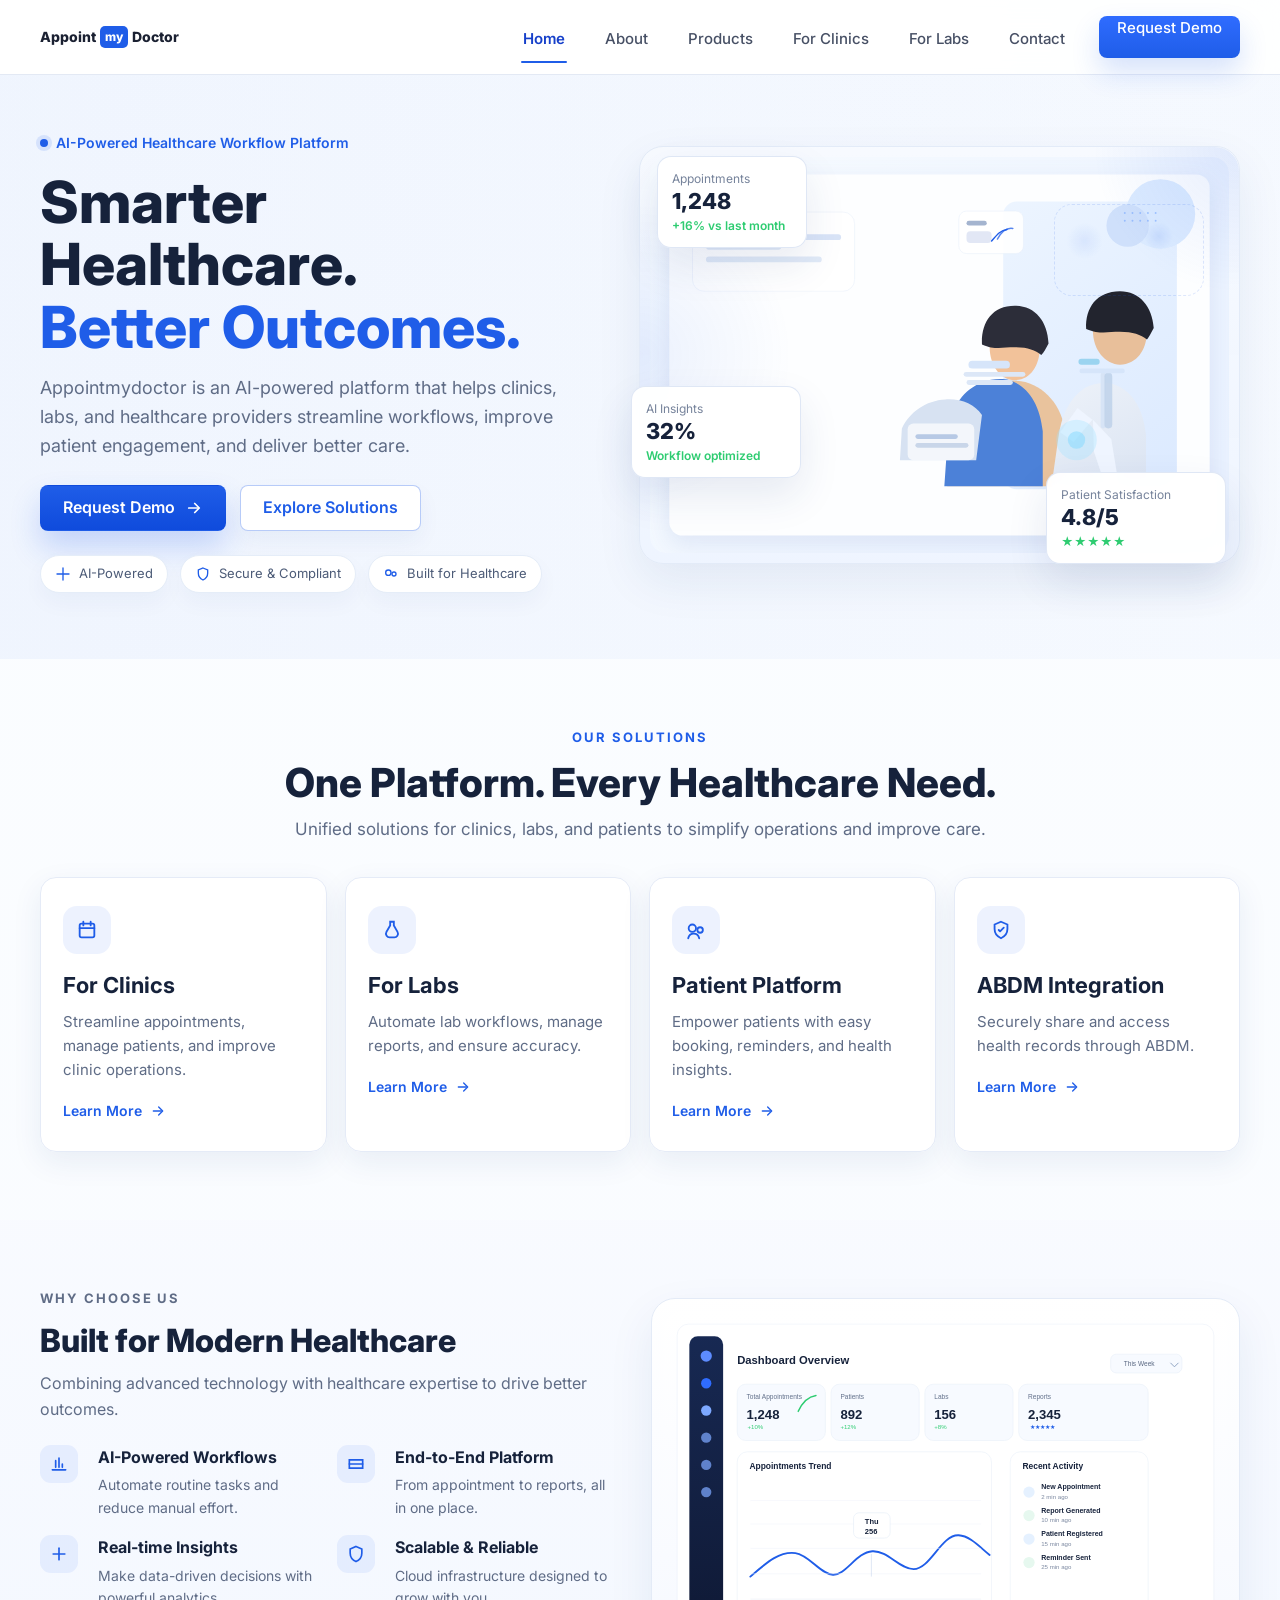
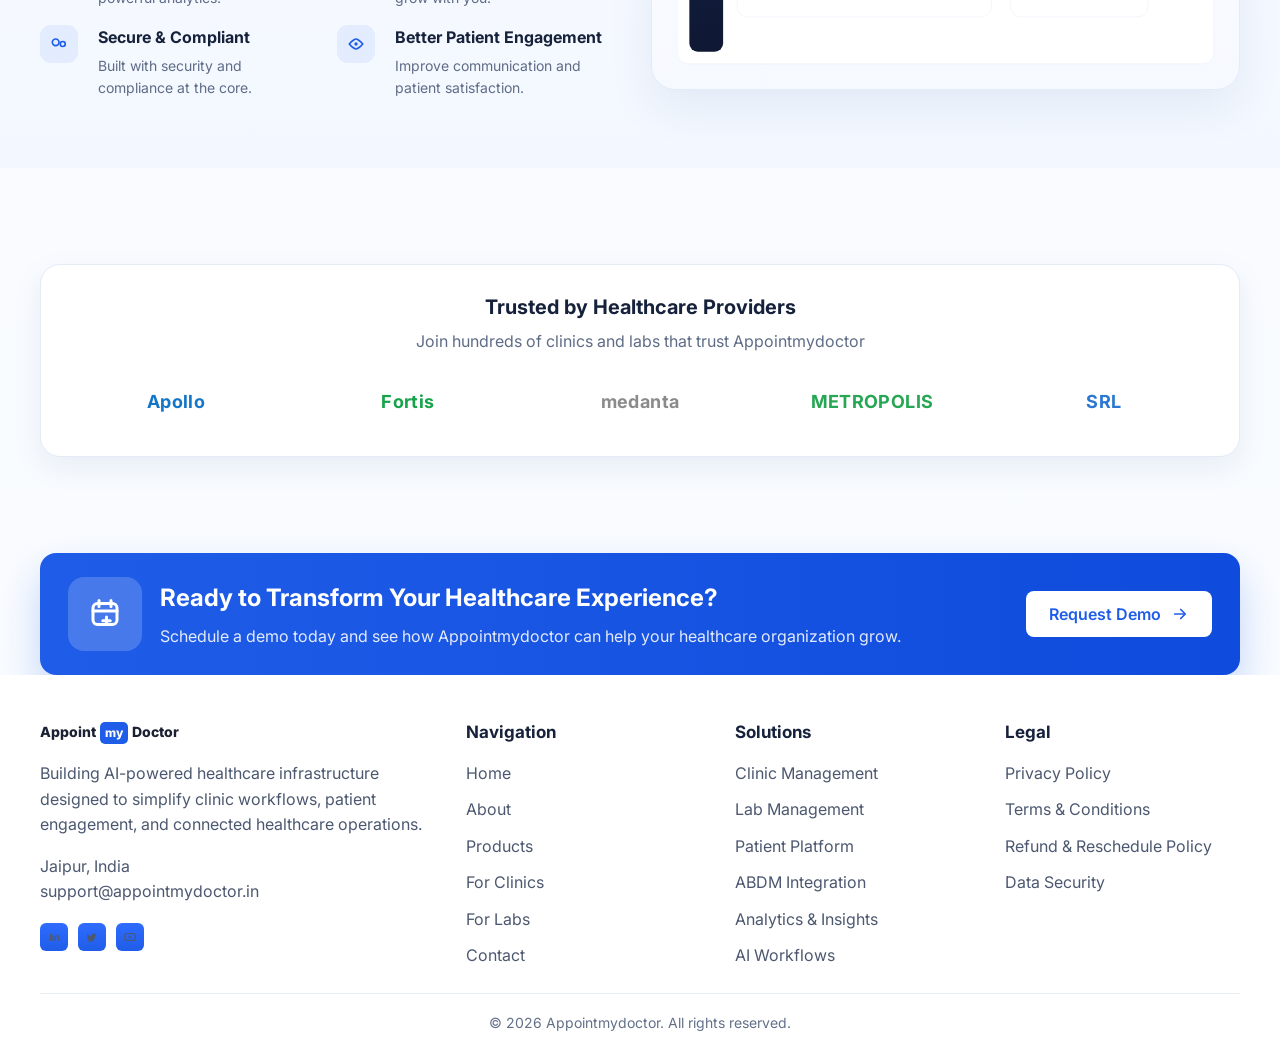
<file: index.html>
<!doctype html>
<html lang="en">
  <head>
    <meta charset="utf-8" />
    <meta name="viewport" content="width=device-width, initial-scale=1" />
    <title>Appointmydoctor - Home</title>
    <link rel="stylesheet" href="./styles.css" />
    <script defer src="./app.js"></script>
  </head>
  <body data-page="home">
    <header class="site-header">
      <div class="container nav-wrap">
        <a class="brand" href="./index.html" aria-label="Appointmydoctor home">
          <span>Appoint</span><span class="chip">my</span><span>Doctor</span>
        </a>
        <button class="nav-toggle" type="button" data-nav-toggle aria-expanded="false" aria-controls="primary-nav" aria-label="Toggle navigation">
          <span></span>
          <span></span>
          <span></span>
        </button>
        <nav class="nav" id="primary-nav" aria-label="Primary">
          <a data-nav="home" href="./index.html">Home</a>
          <a data-nav="about" href="./about.html">About</a>
          <a data-nav="products" href="./products.html">Products</a>
          <a data-nav="clinics" href="./for-clinics.html">For Clinics</a>
          <a data-nav="labs" href="./for-labs.html">For Labs</a>
          <a data-nav="contact" href="./contact.html">Contact</a>
          <a class="nav-cta" href="./contact.html">Request Demo</a>
        </nav>
        <div class="nav-overlay" data-nav-overlay></div>
      </div>
    </header>

    <main>
      <section class="hero-band">
        <div class="container hero-grid">
          <div class="page-head">
            <div class="eyebrow">AI-Powered Healthcare Workflow Platform</div>
            <h1 class="hero-title">
              Smarter Healthcare.
              <span class="accent">Better Outcomes.</span>
            </h1>
            <p class="hero-copy">
              Appointmydoctor is an AI-powered platform that helps clinics, labs,
              and healthcare providers streamline workflows, improve patient
              engagement, and deliver better care.
            </p>
            <div class="hero-actions">
              <a class="btn primary" href="./contact.html">
                Request Demo
                <svg width="18" height="18" viewBox="0 0 24 24" fill="none" aria-hidden="true">
                  <path d="M5 12h12" stroke="currentColor" stroke-width="2.3" stroke-linecap="round"/>
                  <path d="M13 6l6 6-6 6" stroke="currentColor" stroke-width="2.3" stroke-linecap="round" stroke-linejoin="round"/>
                </svg>
              </a>
              <a class="btn secondary" href="./products.html">Explore Solutions</a>
            </div>
            <div class="badge-strip">
              <span class="badge">
                <svg width="16" height="16" viewBox="0 0 24 24" fill="none" aria-hidden="true">
                  <path d="M12 3v18M3 12h18" stroke="currentColor" stroke-width="2" stroke-linecap="round"/>
                </svg>
                AI-Powered
              </span>
              <span class="badge">
                <svg width="16" height="16" viewBox="0 0 24 24" fill="none" aria-hidden="true">
                  <path d="M12 3l7 3v5c0 4.5-3 8.2-7 10-4-1.8-7-5.5-7-10V6l7-3Z" stroke="currentColor" stroke-width="2"/>
                </svg>
                Secure & Compliant
              </span>
              <span class="badge">
                <svg width="16" height="16" viewBox="0 0 24 24" fill="none" aria-hidden="true">
                  <path d="M8 14a4 4 0 1 1 0-8 4 4 0 0 1 0 8Z" stroke="currentColor" stroke-width="2"/>
                  <path d="M16.5 15a3 3 0 1 0 0-6 3 3 0 0 0 0 6Z" stroke="currentColor" stroke-width="2"/>
                </svg>
                Built for Healthcare
              </span>
            </div>
          </div>

          <div class="hero-visual">
            <div class="hero-card">
              <img src="./assets/home-hero.svg" alt="Doctor helping an elderly patient with healthcare technology" />
            </div>
            <div class="overlay-wave" aria-hidden="true"></div>
            <div class="overlay-card top">
              <p class="label">Appointments</p>
              <p class="value">1,248</p>
              <p class="sub">+16% vs last month</p>
            </div>
            <div class="overlay-card mid">
              <p class="label">AI Insights</p>
              <p class="value">32%</p>
              <p class="sub">Workflow optimized</p>
            </div>
            <div class="overlay-card bottom">
              <p class="label">Patient Satisfaction</p>
              <p class="value">4.8/5</p>
              <p class="sub">★★★★★</p>
            </div>
          </div>
        </div>
      </section>

      <section class="section">
        <div class="container">
          <p class="section-label">OUR SOLUTIONS</p>
          <h2 class="section-title">One Platform. Every Healthcare Need.</h2>
          <p class="section-subtitle">
            Unified solutions for clinics, labs, and patients to simplify operations and improve care.
          </p>

          <div class="feature-grid">
            <article class="feature-card">
              <div class="feature-icon">
                <svg width="22" height="22" viewBox="0 0 24 24" fill="none" aria-hidden="true">
                  <rect x="4" y="5" width="16" height="15" rx="2" stroke="currentColor" stroke-width="2"/>
                  <path d="M8 3v4M16 3v4M4 10h16" stroke="currentColor" stroke-width="2" stroke-linecap="round"/>
                </svg>
              </div>
              <h3>For Clinics</h3>
              <p>Streamline appointments, manage patients, and improve clinic operations.</p>
              <a class="card-link" href="./for-clinics.html">Learn More
                <svg width="16" height="16" viewBox="0 0 24 24" fill="none" aria-hidden="true">
                  <path d="M5 12h12" stroke="currentColor" stroke-width="2" stroke-linecap="round"/>
                  <path d="M13 6l6 6-6 6" stroke="currentColor" stroke-width="2" stroke-linecap="round" stroke-linejoin="round"/>
                </svg>
              </a>
            </article>

            <article class="feature-card">
              <div class="feature-icon">
                <svg width="22" height="22" viewBox="0 0 24 24" fill="none" aria-hidden="true">
                  <path d="M10 3h4v4l4 7a4 4 0 0 1-4 6h-4a4 4 0 0 1-4-6l4-7V3Z" stroke="currentColor" stroke-width="2"/>
                </svg>
              </div>
              <h3>For Labs</h3>
              <p>Automate lab workflows, manage reports, and ensure accuracy.</p>
              <a class="card-link" href="./for-labs.html">Learn More
                <svg width="16" height="16" viewBox="0 0 24 24" fill="none" aria-hidden="true">
                  <path d="M5 12h12" stroke="currentColor" stroke-width="2" stroke-linecap="round"/>
                  <path d="M13 6l6 6-6 6" stroke="currentColor" stroke-width="2" stroke-linecap="round" stroke-linejoin="round"/>
                </svg>
              </a>
            </article>

            <article class="feature-card">
              <div class="feature-icon">
                <svg width="22" height="22" viewBox="0 0 24 24" fill="none" aria-hidden="true">
                  <path d="M8 14a4 4 0 1 1 0-8 4 4 0 0 1 0 8Z" stroke="currentColor" stroke-width="2"/>
                  <path d="M16.5 15a3 3 0 1 0 0-6 3 3 0 0 0 0 6Z" stroke="currentColor" stroke-width="2"/>
                  <path d="M3.5 21c.8-3.5 3.2-5 6-5s5.2 1.5 6 5" stroke="currentColor" stroke-width="2" stroke-linecap="round"/>
                </svg>
              </div>
              <h3>Patient Platform</h3>
              <p>Empower patients with easy booking, reminders, and health insights.</p>
              <a class="card-link" href="./products.html">Learn More
                <svg width="16" height="16" viewBox="0 0 24 24" fill="none" aria-hidden="true">
                  <path d="M5 12h12" stroke="currentColor" stroke-width="2" stroke-linecap="round"/>
                  <path d="M13 6l6 6-6 6" stroke="currentColor" stroke-width="2" stroke-linecap="round" stroke-linejoin="round"/>
                </svg>
              </a>
            </article>

            <article class="feature-card">
              <div class="feature-icon">
                <svg width="22" height="22" viewBox="0 0 24 24" fill="none" aria-hidden="true">
                  <path d="M12 3l7 3v5c0 4.5-3 8.2-7 10-4-1.8-7-5.5-7-10V6l7-3Z" stroke="currentColor" stroke-width="2"/>
                  <path d="M9.5 12 11 13.5 15 9.5" stroke="currentColor" stroke-width="2" stroke-linecap="round" stroke-linejoin="round"/>
                </svg>
              </div>
              <h3>ABDM Integration</h3>
              <p>Securely share and access health records through ABDM.</p>
              <a class="card-link" href="./products.html">Learn More
                <svg width="16" height="16" viewBox="0 0 24 24" fill="none" aria-hidden="true">
                  <path d="M5 12h12" stroke="currentColor" stroke-width="2" stroke-linecap="round"/>
                  <path d="M13 6l6 6-6 6" stroke="currentColor" stroke-width="2" stroke-linecap="round" stroke-linejoin="round"/>
                </svg>
              </a>
            </article>
          </div>
        </div>
      </section>

      <section class="section soft">
        <div class="container">
          <div class="two-col">
            <div class="content-block">
              <p class="section-label values-label" style="text-align:left">WHY CHOOSE US</p>
              <h2>Built for Modern Healthcare</h2>
              <p>Combining advanced technology with healthcare expertise to drive better outcomes.</p>

              <div class="benefit-grid">
                <div class="mini-item benefit-item">
                  <div class="mini-icon">
                    <svg width="20" height="20" viewBox="0 0 24 24" fill="none" aria-hidden="true">
                      <path d="M4 19h16" stroke="currentColor" stroke-width="2" stroke-linecap="round"/>
                      <path d="M8 16V8M12 16V5M16 16v-4" stroke="currentColor" stroke-width="2" stroke-linecap="round"/>
                    </svg>
                  </div>
                  <div>
                    <h4>AI-Powered Workflows</h4>
                    <p>Automate routine tasks and reduce manual effort.</p>
                  </div>
                </div>
                <div class="mini-item benefit-item">
                  <div class="mini-icon">
                    <svg width="20" height="20" viewBox="0 0 24 24" fill="none" aria-hidden="true">
                      <path d="M4 7h16v10H4z" stroke="currentColor" stroke-width="2"/>
                      <path d="M4 12h16" stroke="currentColor" stroke-width="2" stroke-linecap="round"/>
                    </svg>
                  </div>
                  <div>
                    <h4>End-to-End Platform</h4>
                    <p>From appointment to reports, all in one place.</p>
                  </div>
                </div>
                <div class="mini-item benefit-item">
                  <div class="mini-icon">
                    <svg width="20" height="20" viewBox="0 0 24 24" fill="none" aria-hidden="true">
                      <path d="M5 12h14" stroke="currentColor" stroke-width="2" stroke-linecap="round"/>
                      <path d="M12 5v14" stroke="currentColor" stroke-width="2" stroke-linecap="round"/>
                    </svg>
                  </div>
                  <div>
                    <h4>Real-time Insights</h4>
                    <p>Make data-driven decisions with powerful analytics.</p>
                  </div>
                </div>
                <div class="mini-item benefit-item">
                  <div class="mini-icon">
                    <svg width="20" height="20" viewBox="0 0 24 24" fill="none" aria-hidden="true">
                      <path d="M12 3l7 3v5c0 4.5-3 8.2-7 10-4-1.8-7-5.5-7-10V6l7-3Z" stroke="currentColor" stroke-width="2"/>
                    </svg>
                  </div>
                  <div>
                    <h4>Scalable & Reliable</h4>
                    <p>Cloud infrastructure designed to grow with you.</p>
                  </div>
                </div>
                <div class="mini-item benefit-item">
                  <div class="mini-icon">
                    <svg width="20" height="20" viewBox="0 0 24 24" fill="none" aria-hidden="true">
                      <path d="M8 14a4 4 0 1 1 0-8 4 4 0 0 1 0 8Z" stroke="currentColor" stroke-width="2"/>
                      <path d="M16.5 15a3 3 0 1 0 0-6 3 3 0 0 0 0 6Z" stroke="currentColor" stroke-width="2"/>
                    </svg>
                  </div>
                  <div>
                    <h4>Secure & Compliant</h4>
                    <p>Built with security and compliance at the core.</p>
                  </div>
                </div>
                <div class="mini-item benefit-item">
                  <div class="mini-icon">
                    <svg width="20" height="20" viewBox="0 0 24 24" fill="none" aria-hidden="true">
                      <path d="M4 12c3-4 7-6 8-6s5 2 8 6c-3 4-7 6-8 6s-5-2-8-6Z" stroke="currentColor" stroke-width="2"/>
                      <circle cx="12" cy="12" r="2" fill="currentColor"/>
                    </svg>
                  </div>
                  <div>
                    <h4>Better Patient Engagement</h4>
                    <p>Improve communication and patient satisfaction.</p>
                  </div>
                </div>
              </div>
            </div>

            <div class="dashboard-card">
              <img src="./assets/dashboard.svg" alt="Healthcare analytics dashboard" />
            </div>
          </div>
        </div>
      </section>

      <section class="section">
        <div class="container">
          <div class="logo-strip">
            <h3 class="trusted-title">Trusted by Healthcare Providers</h3>
            <p>Join hundreds of clinics and labs that trust Appointmydoctor</p>
            <div class="logo-row" aria-label="Healthcare provider logos">
              <div class="logo apollo">Apollo</div>
              <div class="logo fortis">Fortis</div>
              <div class="logo medanta">medanta</div>
              <div class="logo metro">METROPOLIS</div>
              <div class="logo srl">SRL</div>
            </div>
          </div>
        </div>
      </section>

      <section class="cta-band">
        <div class="container">
          <div class="cta-panel">
            <div class="cta-icon">
              <svg width="36" height="36" viewBox="0 0 24 24" fill="none" aria-hidden="true">
                <rect x="4" y="5" width="16" height="14" rx="3" stroke="currentColor" stroke-width="2"/>
                <path d="M8 3v4M16 3v4M4 10h16" stroke="currentColor" stroke-width="2" stroke-linecap="round"/>
                <path d="M13 14v5M10.5 16.5h5" stroke="currentColor" stroke-width="2" stroke-linecap="round"/>
              </svg>
            </div>
            <div>
              <h3>Ready to Transform Your Healthcare Experience?</h3>
              <p>Schedule a demo today and see how Appointmydoctor can help your healthcare organization grow.</p>
            </div>
            <a class="btn light" href="./contact.html">
              Request Demo
              <svg width="18" height="18" viewBox="0 0 24 24" fill="none" aria-hidden="true">
                <path d="M5 12h12" stroke="currentColor" stroke-width="2.3" stroke-linecap="round"/>
                <path d="M13 6l6 6-6 6" stroke="currentColor" stroke-width="2.3" stroke-linecap="round" stroke-linejoin="round"/>
              </svg>
            </a>
          </div>
        </div>
      </section>
    </main>

    <footer class="footer">
      <div class="container footer-grid">
        <div>
          <div class="footer-brand"><span>Appoint</span><span class="chip">my</span><span>Doctor</span></div>
          <p>Building AI-powered healthcare infrastructure designed to simplify clinic workflows, patient engagement, and connected healthcare operations.</p>
          <p>Jaipur, India<br />support@appointmydoctor.in</p>
          <div class="social-row">
            <a class="social" href="#" aria-label="LinkedIn">
              <svg width="14" height="14" viewBox="0 0 24 24" fill="none" aria-hidden="true">
                <path d="M6 9v9" stroke="currentColor" stroke-width="2" stroke-linecap="round"/>
                <path d="M6 6.5v.5" stroke="currentColor" stroke-width="2" stroke-linecap="round"/>
                <path d="M10 18V9" stroke="currentColor" stroke-width="2" stroke-linecap="round"/>
                <path d="M14 18v-5c0-2 1-3 3-3s3 1 3 3v5" stroke="currentColor" stroke-width="2" stroke-linecap="round"/>
              </svg>
            </a>
            <a class="social" href="#" aria-label="Twitter">
              <svg width="14" height="14" viewBox="0 0 24 24" fill="none" aria-hidden="true">
                <path d="M20 7.5c-.7.3-1.4.5-2.1.6.8-.5 1.2-1.2 1.5-2.1-.8.5-1.6.8-2.5 1-1.5-1.6-4.2-1.2-5.3.8-.5.8-.6 1.8-.4 2.7-3-.1-5.6-1.6-7.3-4-.9 1.6-.4 3.6 1.1 4.7-.6 0-1.1-.2-1.6-.4 0 1.7 1.1 3.2 2.7 3.6-.5.1-1 .1-1.6 0 .5 1.5 1.9 2.6 3.5 2.6-1.6 1.3-3.6 1.9-5.7 1.7 1.6 1 3.5 1.6 5.5 1.6 6.6 0 10.3-5.6 10.1-10.7.7-.5 1.2-1.1 1.6-1.8Z" fill="currentColor"/>
              </svg>
            </a>
            <a class="social" href="#" aria-label="YouTube">
              <svg width="14" height="14" viewBox="0 0 24 24" fill="none" aria-hidden="true">
                <rect x="3" y="6" width="18" height="12" rx="4" stroke="currentColor" stroke-width="2"/>
                <path d="M10 9.5 15 12l-5 2.5v-5Z" fill="currentColor"/>
              </svg>
            </a>
          </div>
        </div>
        <div>
          <h4>Navigation</h4>
          <div class="footer-links">
            <a href="./index.html">Home</a>
            <a href="./about.html">About</a>
            <a href="./products.html">Products</a>
            <a href="./for-clinics.html">For Clinics</a>
            <a href="./for-labs.html">For Labs</a>
            <a href="./contact.html">Contact</a>
          </div>
        </div>
        <div>
          <h4>Solutions</h4>
          <div class="footer-links">
            <a href="./for-clinics.html">Clinic Management</a>
            <a href="./for-labs.html">Lab Management</a>
            <a href="./products.html">Patient Platform</a>
            <a href="./products.html">ABDM Integration</a>
            <a href="./products.html">Analytics &amp; Insights</a>
            <a href="./products.html">AI Workflows</a>
          </div>
        </div>
        <div>
          <h4>Legal</h4>
          <div class="footer-links">
            <a href="#">Privacy Policy</a>
            <a href="#">Terms &amp; Conditions</a>
            <a href="#">Refund &amp; Reschedule Policy</a>
            <a href="#">Data Security</a>
          </div>
        </div>
      </div>
      <div class="container">
        <hr />
        <div class="copyright">© <span data-year></span> Appointmydoctor. All rights reserved.</div>
      </div>
    </footer>
  </body>
</html>
</file>
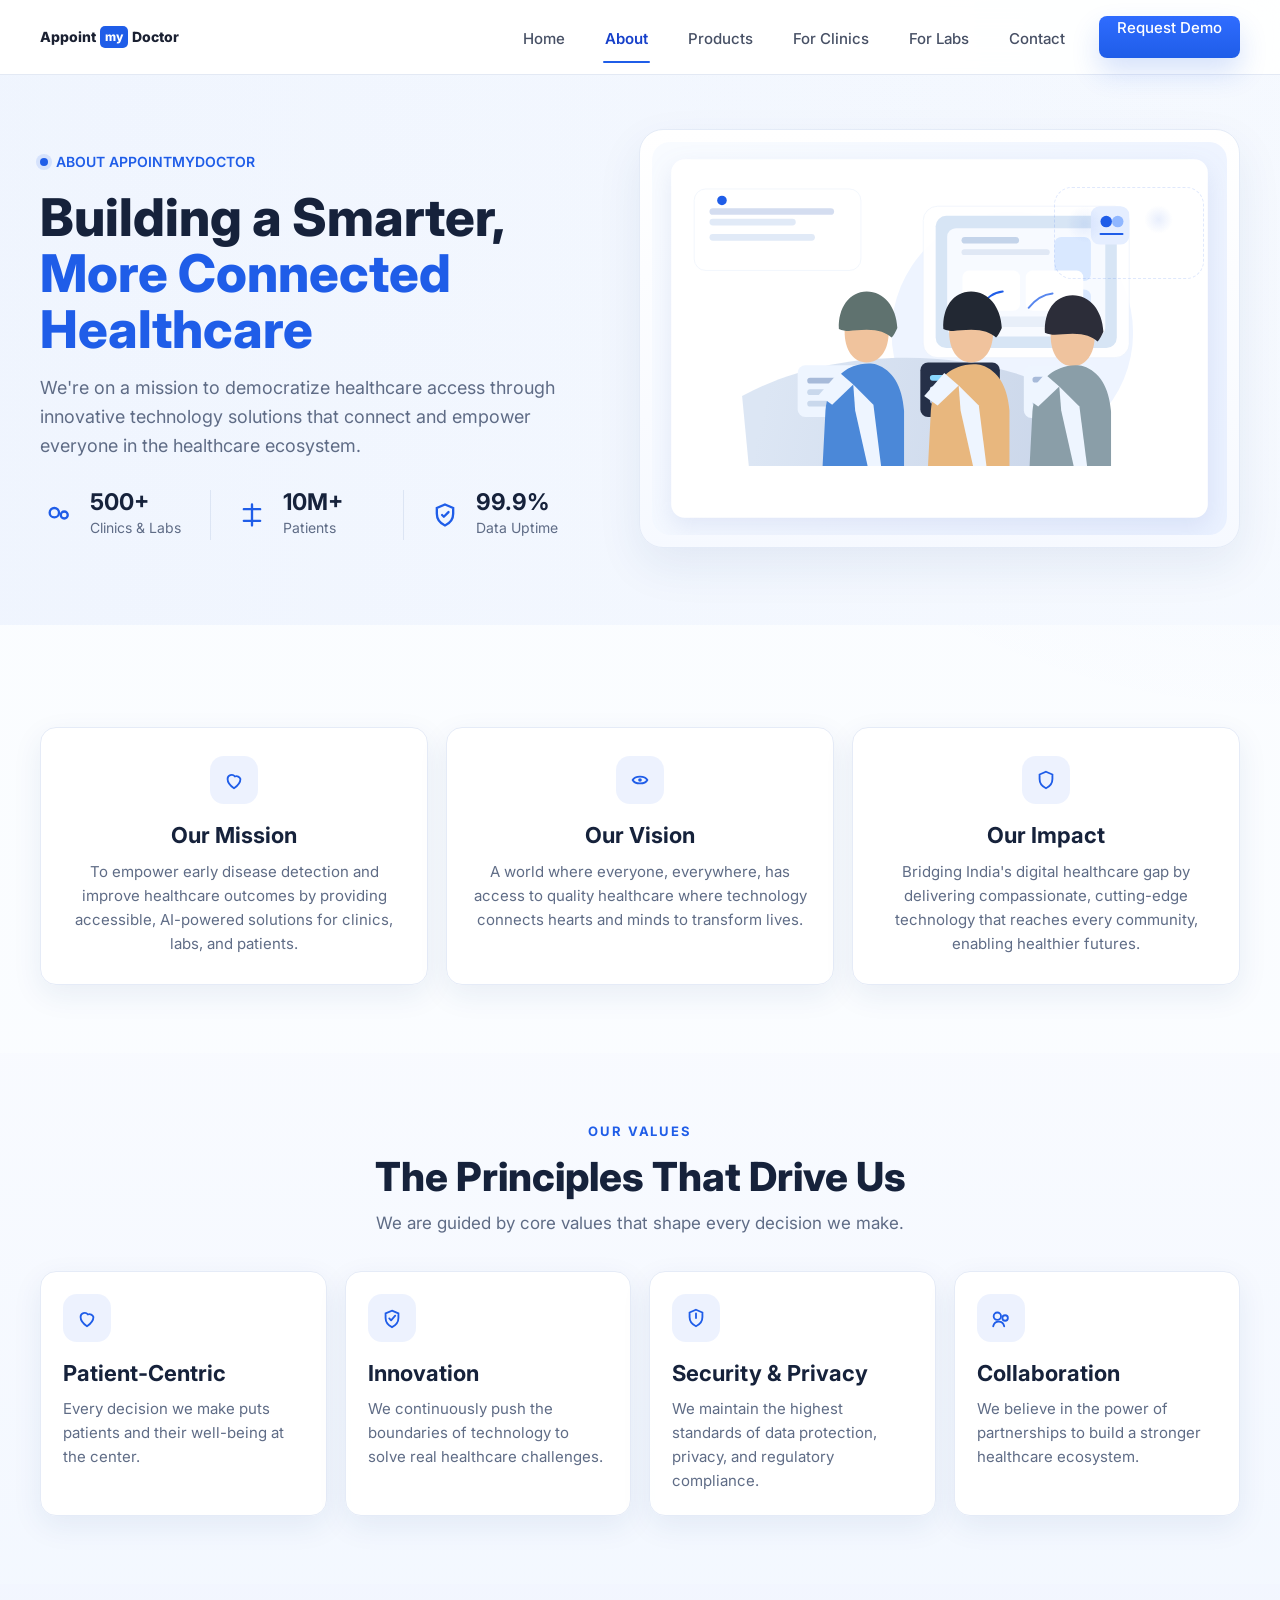
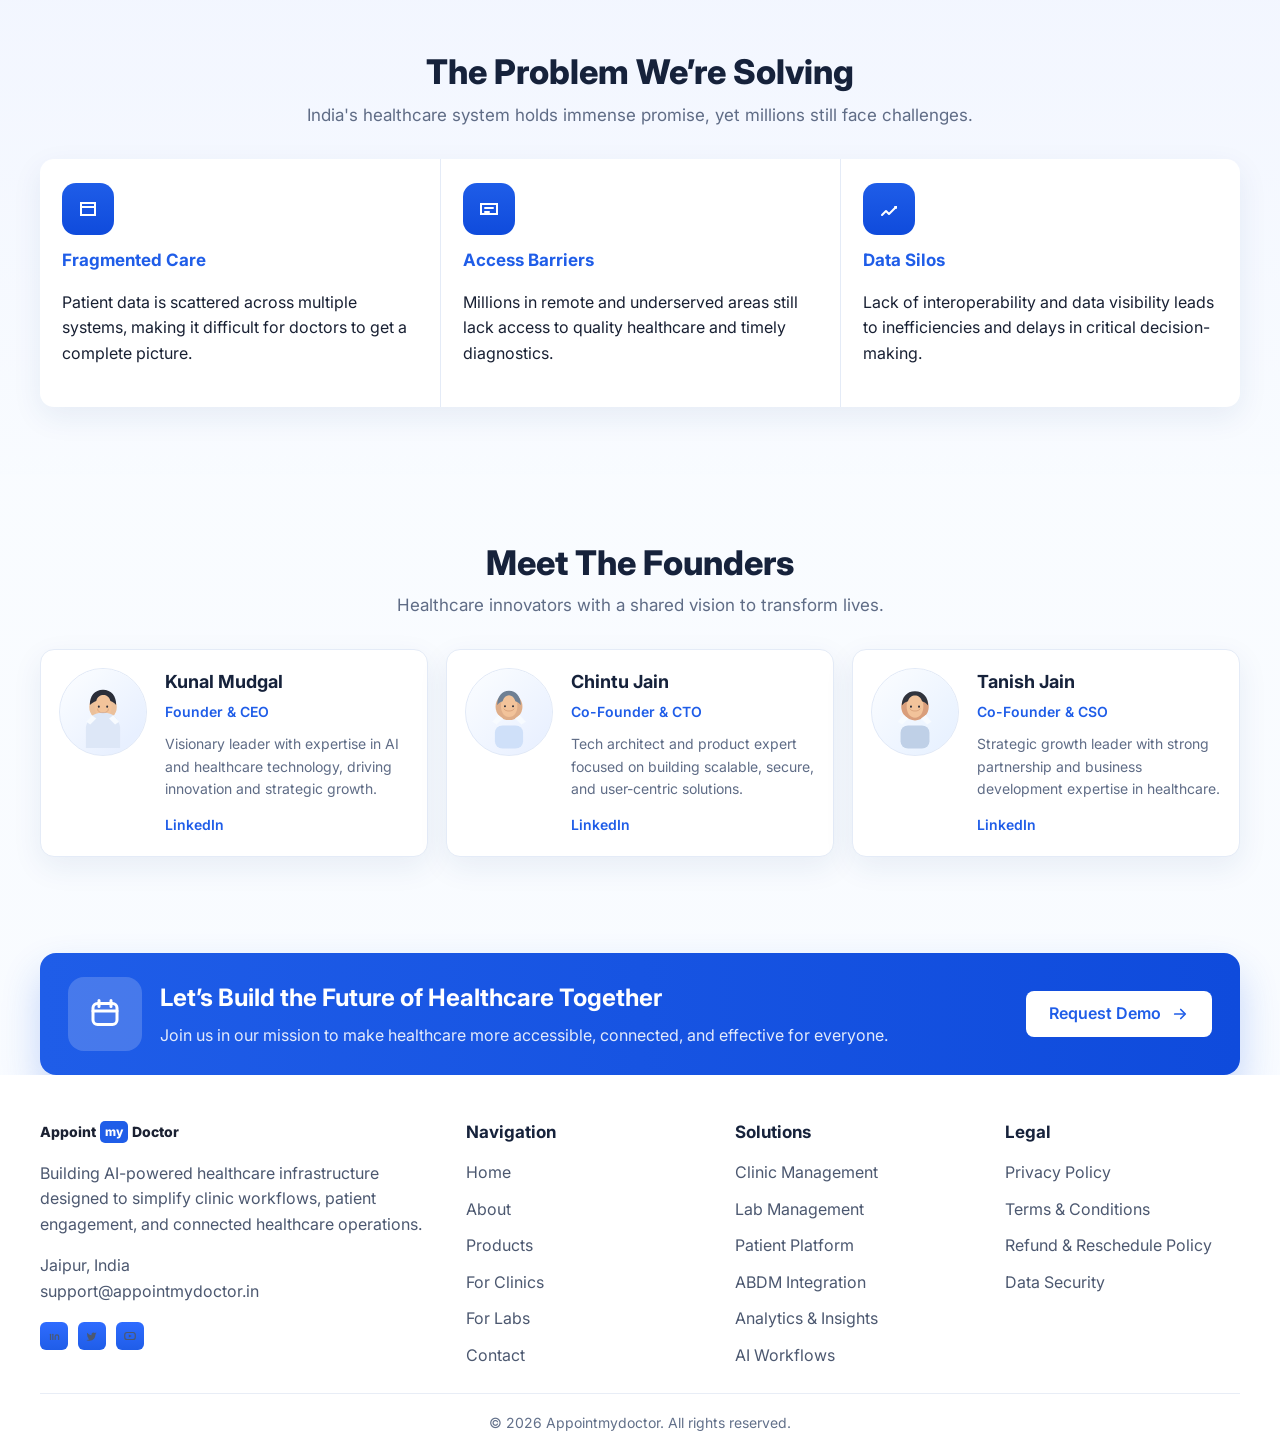
<file: about.html>
<!doctype html>
<html lang="en">
  <head>
    <meta charset="utf-8" />
    <meta name="viewport" content="width=device-width, initial-scale=1" />
    <title>Appointmydoctor - About</title>
    <link rel="stylesheet" href="./styles.css" />
    <script defer src="./app.js"></script>
  </head>
  <body data-page="about">
    <header class="site-header">
      <div class="container nav-wrap">
        <a class="brand" href="./index.html" aria-label="Appointmydoctor home">
          <span>Appoint</span><span class="chip">my</span><span>Doctor</span>
        </a>
        <button class="nav-toggle" type="button" data-nav-toggle aria-expanded="false" aria-controls="primary-nav" aria-label="Toggle navigation">
          <span></span>
          <span></span>
          <span></span>
        </button>
        <nav class="nav" id="primary-nav" aria-label="Primary">
          <a data-nav="home" href="./index.html">Home</a>
          <a data-nav="about" href="./about.html">About</a>
          <a data-nav="products" href="./products.html">Products</a>
          <a data-nav="clinics" href="./for-clinics.html">For Clinics</a>
          <a data-nav="labs" href="./for-labs.html">For Labs</a>
          <a data-nav="contact" href="./contact.html">Contact</a>
          <a class="nav-cta" href="./contact.html">Request Demo</a>
        </nav>
        <div class="nav-overlay" data-nav-overlay></div>
      </div>
    </header>

    <main>
      <section class="hero-band">
        <div class="container hero-grid">
          <div class="page-head">
            <div class="eyebrow">ABOUT APPOINTMYDOCTOR</div>
            <h1 class="hero-title medium">
              Building a Smarter,
              <span class="accent">More Connected Healthcare</span>
            </h1>
            <p class="hero-copy">
              We're on a mission to democratize healthcare access through innovative technology solutions that connect and empower everyone in the healthcare ecosystem.
            </p>

            <div class="about-stats">
              <div class="stat">
                <div class="stat-icon">
                  <svg width="28" height="28" viewBox="0 0 24 24" fill="none" aria-hidden="true">
                    <path d="M8 14a4 4 0 1 1 0-8 4 4 0 0 1 0 8Z" stroke="currentColor" stroke-width="2"/>
                    <path d="M16.5 15a3 3 0 1 0 0-6 3 3 0 0 0 0 6Z" stroke="currentColor" stroke-width="2"/>
                  </svg>
                </div>
                <div>
                  <strong>500+</strong>
                  <span>Clinics &amp; Labs</span>
                </div>
              </div>
              <div class="stat">
                <div class="stat-icon">
                  <svg width="28" height="28" viewBox="0 0 24 24" fill="none" aria-hidden="true">
                    <path d="M12 3v18M5 7h14M5 17h14" stroke="currentColor" stroke-width="2" stroke-linecap="round"/>
                  </svg>
                </div>
                <div>
                  <strong>10M+</strong>
                  <span>Patients</span>
                </div>
              </div>
              <div class="stat">
                <div class="stat-icon">
                  <svg width="28" height="28" viewBox="0 0 24 24" fill="none" aria-hidden="true">
                    <path d="M12 3l7 3v5c0 4.5-3 8.2-7 10-4-1.8-7-5.5-7-10V6l7-3Z" stroke="currentColor" stroke-width="2"/>
                    <path d="M9.5 12 11 13.5 15 9.5" stroke="currentColor" stroke-width="2" stroke-linecap="round" stroke-linejoin="round"/>
                  </svg>
                </div>
                <div>
                  <strong>99.9%</strong>
                  <span>Data Uptime</span>
                </div>
              </div>
            </div>
          </div>

          <div class="hero-visual">
            <div class="photo-card">
              <img src="./assets/about-hero.svg" alt="Healthcare team meeting in a modern clinic boardroom" />
            </div>
            <div class="overlay-wave" aria-hidden="true"></div>
          </div>
        </div>
      </section>

      <section class="section">
        <div class="container">
          <div class="feature-grid three">
            <article class="feature-card center">
              <div class="feature-icon">
                <svg width="22" height="22" viewBox="0 0 24 24" fill="none" aria-hidden="true">
                  <path d="M12 21s-7-4.5-7-10a4.5 4.5 0 0 1 8-2.8A4.5 4.5 0 0 1 19 11c0 5.5-7 10-7 10Z" stroke="currentColor" stroke-width="2"/>
                </svg>
              </div>
              <h3>Our Mission</h3>
              <p>To empower early disease detection and improve healthcare outcomes by providing accessible, AI-powered solutions for clinics, labs, and patients.</p>
            </article>
            <article class="feature-card center">
              <div class="feature-icon">
                <svg width="22" height="22" viewBox="0 0 24 24" fill="none" aria-hidden="true">
                  <path d="M4 12c2.5-5 13.5-5 16 0-2.5 5-13.5 5-16 0Z" stroke="currentColor" stroke-width="2"/>
                  <circle cx="12" cy="12" r="2" fill="currentColor"/>
                </svg>
              </div>
              <h3>Our Vision</h3>
              <p>A world where everyone, everywhere, has access to quality healthcare where technology connects hearts and minds to transform lives.</p>
            </article>
            <article class="feature-card center">
              <div class="feature-icon">
                <svg width="22" height="22" viewBox="0 0 24 24" fill="none" aria-hidden="true">
                  <path d="M12 3l7 3v5c0 4.5-3 8.2-7 10-4-1.8-7-5.5-7-10V6l7-3Z" stroke="currentColor" stroke-width="2"/>
                </svg>
              </div>
              <h3>Our Impact</h3>
              <p>Bridging India's digital healthcare gap by delivering compassionate, cutting-edge technology that reaches every community, enabling healthier futures.</p>
            </article>
          </div>
        </div>
      </section>

      <section class="section soft">
        <div class="container">
          <p class="section-label">OUR VALUES</p>
          <h2 class="section-title">The Principles That Drive Us</h2>
          <p class="section-subtitle">We are guided by core values that shape every decision we make.</p>

          <div class="feature-grid four">
            <article class="feature-card compact">
              <div class="feature-icon">
                <svg width="22" height="22" viewBox="0 0 24 24" fill="none" aria-hidden="true">
                  <path d="M12 21s-7-4.5-7-10a4.5 4.5 0 0 1 8-2.8A4.5 4.5 0 0 1 19 11c0 5.5-7 10-7 10Z" stroke="currentColor" stroke-width="2"/>
                </svg>
              </div>
              <h3>Patient-Centric</h3>
              <p>Every decision we make puts patients and their well-being at the center.</p>
            </article>
            <article class="feature-card compact">
              <div class="feature-icon">
                <svg width="22" height="22" viewBox="0 0 24 24" fill="none" aria-hidden="true">
                  <path d="M12 4l7 3v5c0 4.5-2.7 7.8-7 10-4.3-2.2-7-5.5-7-10V7l7-3Z" stroke="currentColor" stroke-width="2"/>
                  <path d="M9 12.5 11 14.5 15.5 9.5" stroke="currentColor" stroke-width="2" stroke-linecap="round" stroke-linejoin="round"/>
                </svg>
              </div>
              <h3>Innovation</h3>
              <p>We continuously push the boundaries of technology to solve real healthcare challenges.</p>
            </article>
            <article class="feature-card compact">
              <div class="feature-icon">
                <svg width="22" height="22" viewBox="0 0 24 24" fill="none" aria-hidden="true">
                  <path d="M12 3l7 3v5c0 4.5-3 8.2-7 10-4-1.8-7-5.5-7-10V6l7-3Z" stroke="currentColor" stroke-width="2"/>
                  <path d="M12 7v5" stroke="currentColor" stroke-width="2" stroke-linecap="round"/>
                </svg>
              </div>
              <h3>Security &amp; Privacy</h3>
              <p>We maintain the highest standards of data protection, privacy, and regulatory compliance.</p>
            </article>
            <article class="feature-card compact">
              <div class="feature-icon">
                <svg width="22" height="22" viewBox="0 0 24 24" fill="none" aria-hidden="true">
                  <path d="M8 14a4 4 0 1 1 0-8 4 4 0 0 1 0 8Z" stroke="currentColor" stroke-width="2"/>
                  <path d="M16.5 15a3 3 0 1 0 0-6 3 3 0 0 0 0 6Z" stroke="currentColor" stroke-width="2"/>
                  <path d="M3.5 21c.8-3.5 3.2-5 6-5s5.2 1.5 6 5" stroke="currentColor" stroke-width="2" stroke-linecap="round"/>
                </svg>
              </div>
              <h3>Collaboration</h3>
              <p>We believe in the power of partnerships to build a stronger healthcare ecosystem.</p>
            </article>
          </div>
        </div>
      </section>

      <section class="section muted-band">
        <div class="container">
          <div class="section-heading">
            <h2>The Problem We’re Solving</h2>
            <p>India's healthcare system holds immense promise, yet millions still face challenges.</p>
          </div>
          <div class="problem-strip">
            <article class="problem-item">
              <div class="problem-icon">
                <svg width="24" height="24" viewBox="0 0 24 24" fill="none" aria-hidden="true">
                  <path d="M5 6h14v12H5z" stroke="currentColor" stroke-width="2"/>
                  <path d="M5 10h14" stroke="currentColor" stroke-width="2" stroke-linecap="round"/>
                </svg>
              </div>
              <h3>Fragmented Care</h3>
              <p>Patient data is scattered across multiple systems, making it difficult for doctors to get a complete picture.</p>
            </article>
            <article class="problem-item">
              <div class="problem-icon">
                <svg width="24" height="24" viewBox="0 0 24 24" fill="none" aria-hidden="true">
                  <path d="M4 7h16v10H4z" stroke="currentColor" stroke-width="2"/>
                  <path d="M8 11h8M8 15h4" stroke="currentColor" stroke-width="2" stroke-linecap="round"/>
                </svg>
              </div>
              <h3>Access Barriers</h3>
              <p>Millions in remote and underserved areas still lack access to quality healthcare and timely diagnostics.</p>
            </article>
            <article class="problem-item">
              <div class="problem-icon">
                <svg width="24" height="24" viewBox="0 0 24 24" fill="none" aria-hidden="true">
                  <path d="M5 18 9 14l3 3 7-7" stroke="currentColor" stroke-width="2" stroke-linecap="round" stroke-linejoin="round"/>
                  <path d="M18 10h1v1" stroke="currentColor" stroke-width="2" stroke-linecap="round"/>
                </svg>
              </div>
              <h3>Data Silos</h3>
              <p>Lack of interoperability and data visibility leads to inefficiencies and delays in critical decision-making.</p>
            </article>
          </div>
        </div>
      </section>

      <section class="section">
        <div class="container">
          <div class="section-heading">
            <h2>Meet The Founders</h2>
            <p>Healthcare innovators with a shared vision to transform lives.</p>
          </div>
          <div class="founder-grid">
            <article class="founder-card">
              <div class="founder-photo">
                <img src="./assets/founder-kunal.svg" alt="Kunal Mudgal" />
              </div>
              <div>
                <h3>Kunal Mudgal</h3>
                <div class="founder-role">Founder &amp; CEO</div>
                <p>Visionary leader with expertise in AI and healthcare technology, driving innovation and strategic growth.</p>
                <a href="#">LinkedIn</a>
              </div>
            </article>
            <article class="founder-card">
              <div class="founder-photo">
                <img src="./assets/founder-chintu.svg" alt="Chintu Jain" />
              </div>
              <div>
                <h3>Chintu Jain</h3>
                <div class="founder-role">Co-Founder &amp; CTO</div>
                <p>Tech architect and product expert focused on building scalable, secure, and user-centric solutions.</p>
                <a href="#">LinkedIn</a>
              </div>
            </article>
            <article class="founder-card">
              <div class="founder-photo">
                <img src="./assets/founder-tanish.svg" alt="Tanish Jain" />
              </div>
              <div>
                <h3>Tanish Jain</h3>
                <div class="founder-role">Co-Founder &amp; CSO</div>
                <p>Strategic growth leader with strong partnership and business development expertise in healthcare.</p>
                <a href="#">LinkedIn</a>
              </div>
            </article>
          </div>
        </div>
      </section>

      <section class="cta-band">
        <div class="container">
          <div class="cta-panel">
            <div class="cta-icon">
              <svg width="36" height="36" viewBox="0 0 24 24" fill="none" aria-hidden="true">
                <rect x="4" y="5" width="16" height="14" rx="3" stroke="currentColor" stroke-width="2"/>
                <path d="M8 3v4M16 3v4M4 10h16" stroke="currentColor" stroke-width="2" stroke-linecap="round"/>
              </svg>
            </div>
            <div>
              <h3>Let’s Build the Future of Healthcare Together</h3>
              <p>Join us in our mission to make healthcare more accessible, connected, and effective for everyone.</p>
            </div>
            <a class="btn light" href="./contact.html">
              Request Demo
              <svg width="18" height="18" viewBox="0 0 24 24" fill="none" aria-hidden="true">
                <path d="M5 12h12" stroke="currentColor" stroke-width="2.3" stroke-linecap="round"/>
                <path d="M13 6l6 6-6 6" stroke="currentColor" stroke-width="2.3" stroke-linecap="round" stroke-linejoin="round"/>
              </svg>
            </a>
          </div>
        </div>
      </section>
    </main>

    <footer class="footer">
      <div class="container footer-grid">
        <div>
          <div class="footer-brand"><span>Appoint</span><span class="chip">my</span><span>Doctor</span></div>
          <p>Building AI-powered healthcare infrastructure designed to simplify clinic workflows, patient engagement, and connected healthcare operations.</p>
          <p>Jaipur, India<br />support@appointmydoctor.in</p>
          <div class="social-row">
            <a class="social" href="#" aria-label="LinkedIn">
              <svg width="14" height="14" viewBox="0 0 24 24" fill="none" aria-hidden="true">
                <path d="M6 9v9" stroke="currentColor" stroke-width="2" stroke-linecap="round"/>
                <path d="M10 18V9" stroke="currentColor" stroke-width="2" stroke-linecap="round"/>
                <path d="M14 18v-5c0-2 1-3 3-3s3 1 3 3v5" stroke="currentColor" stroke-width="2" stroke-linecap="round"/>
              </svg>
            </a>
            <a class="social" href="#" aria-label="Twitter">
              <svg width="14" height="14" viewBox="0 0 24 24" fill="none" aria-hidden="true">
                <path d="M20 7.5c-.7.3-1.4.5-2.1.6.8-.5 1.2-1.2 1.5-2.1-.8.5-1.6.8-2.5 1-1.5-1.6-4.2-1.2-5.3.8-.5.8-.6 1.8-.4 2.7-3-.1-5.6-1.6-7.3-4-.9 1.6-.4 3.6 1.1 4.7-.6 0-1.1-.2-1.6-.4 0 1.7 1.1 3.2 2.7 3.6-.5.1-1 .1-1.6 0 .5 1.5 1.9 2.6 3.5 2.6-1.6 1.3-3.6 1.9-5.7 1.7 1.6 1 3.5 1.6 5.5 1.6 6.6 0 10.3-5.6 10.1-10.7.7-.5 1.2-1.1 1.6-1.8Z" fill="currentColor"/>
              </svg>
            </a>
            <a class="social" href="#" aria-label="YouTube">
              <svg width="14" height="14" viewBox="0 0 24 24" fill="none" aria-hidden="true">
                <rect x="3" y="6" width="18" height="12" rx="4" stroke="currentColor" stroke-width="2"/>
                <path d="M10 9.5 15 12l-5 2.5v-5Z" fill="currentColor"/>
              </svg>
            </a>
          </div>
        </div>
        <div>
          <h4>Navigation</h4>
          <div class="footer-links">
            <a href="./index.html">Home</a>
            <a href="./about.html">About</a>
            <a href="./products.html">Products</a>
            <a href="./for-clinics.html">For Clinics</a>
            <a href="./for-labs.html">For Labs</a>
            <a href="./contact.html">Contact</a>
          </div>
        </div>
        <div>
          <h4>Solutions</h4>
          <div class="footer-links">
            <a href="./for-clinics.html">Clinic Management</a>
            <a href="./for-labs.html">Lab Management</a>
            <a href="./products.html">Patient Platform</a>
            <a href="./products.html">ABDM Integration</a>
            <a href="./products.html">Analytics &amp; Insights</a>
            <a href="./products.html">AI Workflows</a>
          </div>
        </div>
        <div>
          <h4>Legal</h4>
          <div class="footer-links">
            <a href="#">Privacy Policy</a>
            <a href="#">Terms &amp; Conditions</a>
            <a href="#">Refund &amp; Reschedule Policy</a>
            <a href="#">Data Security</a>
          </div>
        </div>
      </div>
      <div class="container">
        <hr />
        <div class="copyright">© <span data-year></span> Appointmydoctor. All rights reserved.</div>
      </div>
    </footer>
  </body>
</html>
</file>
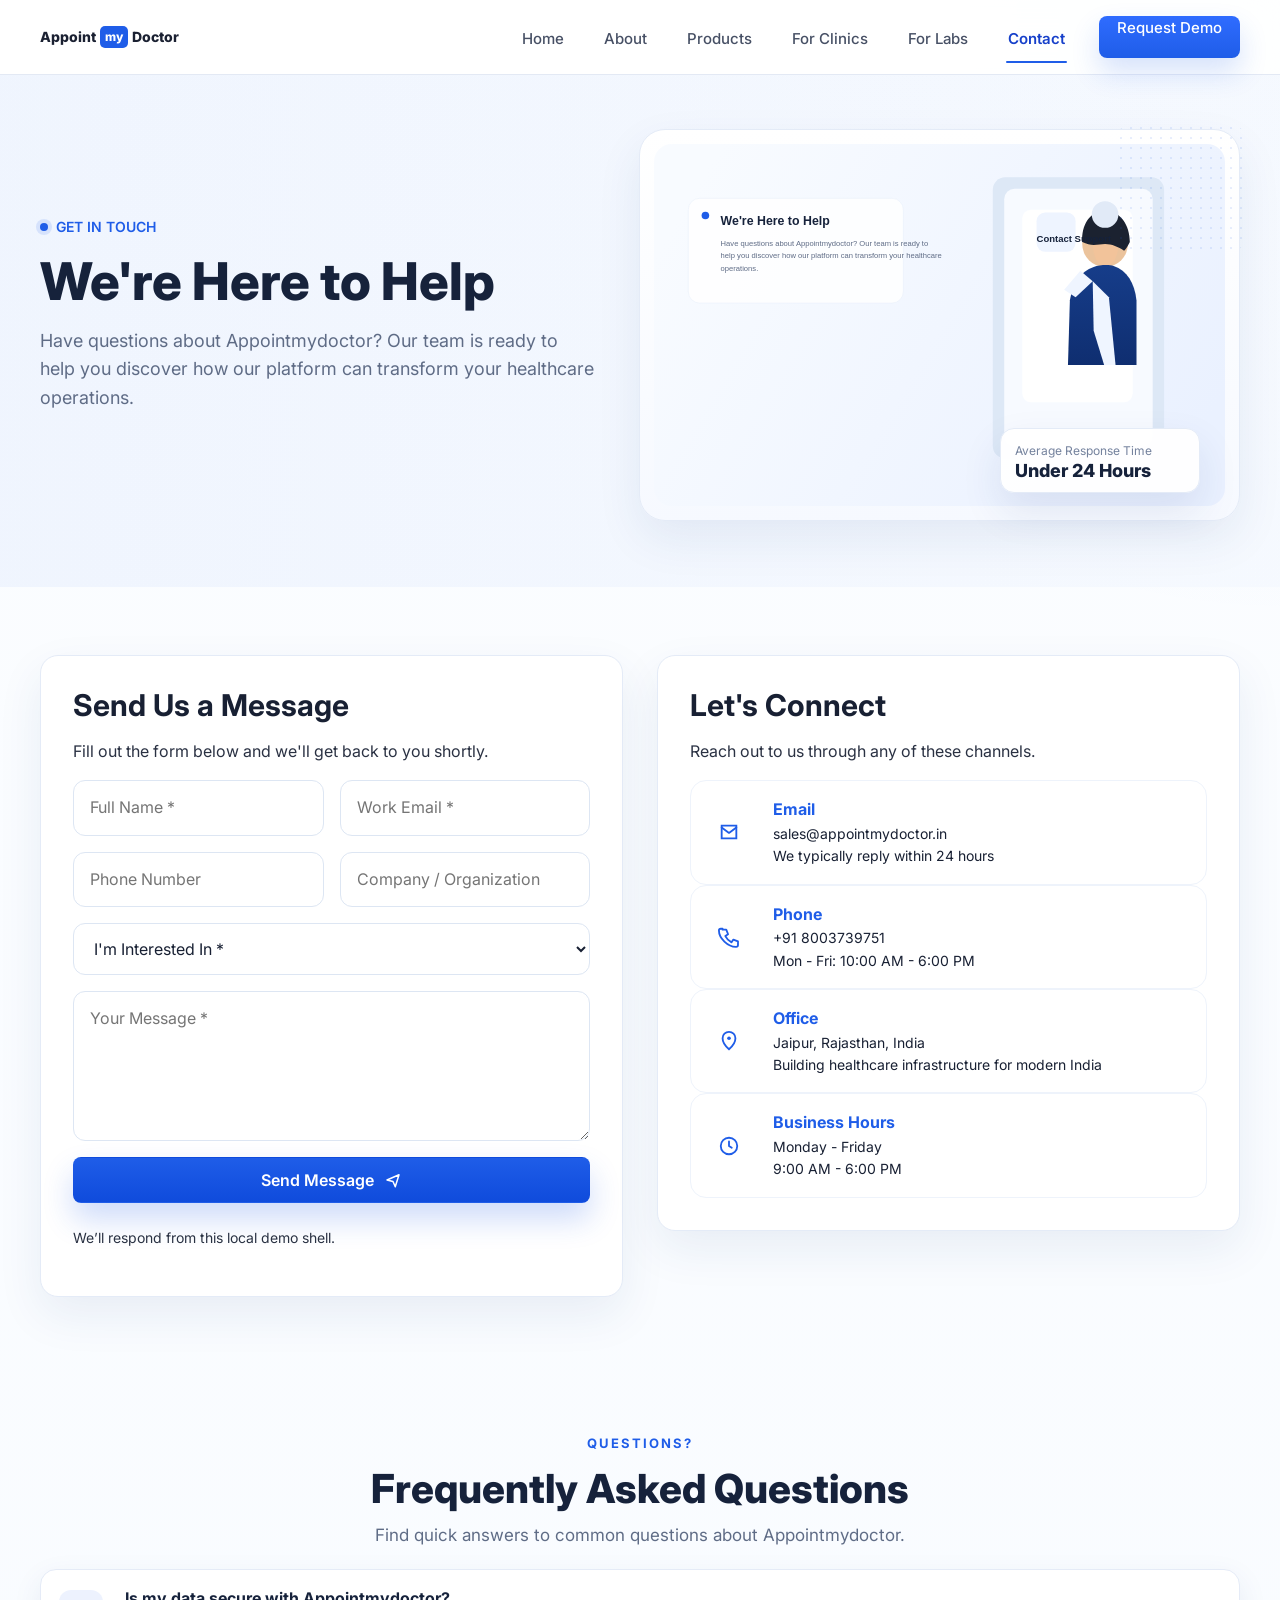
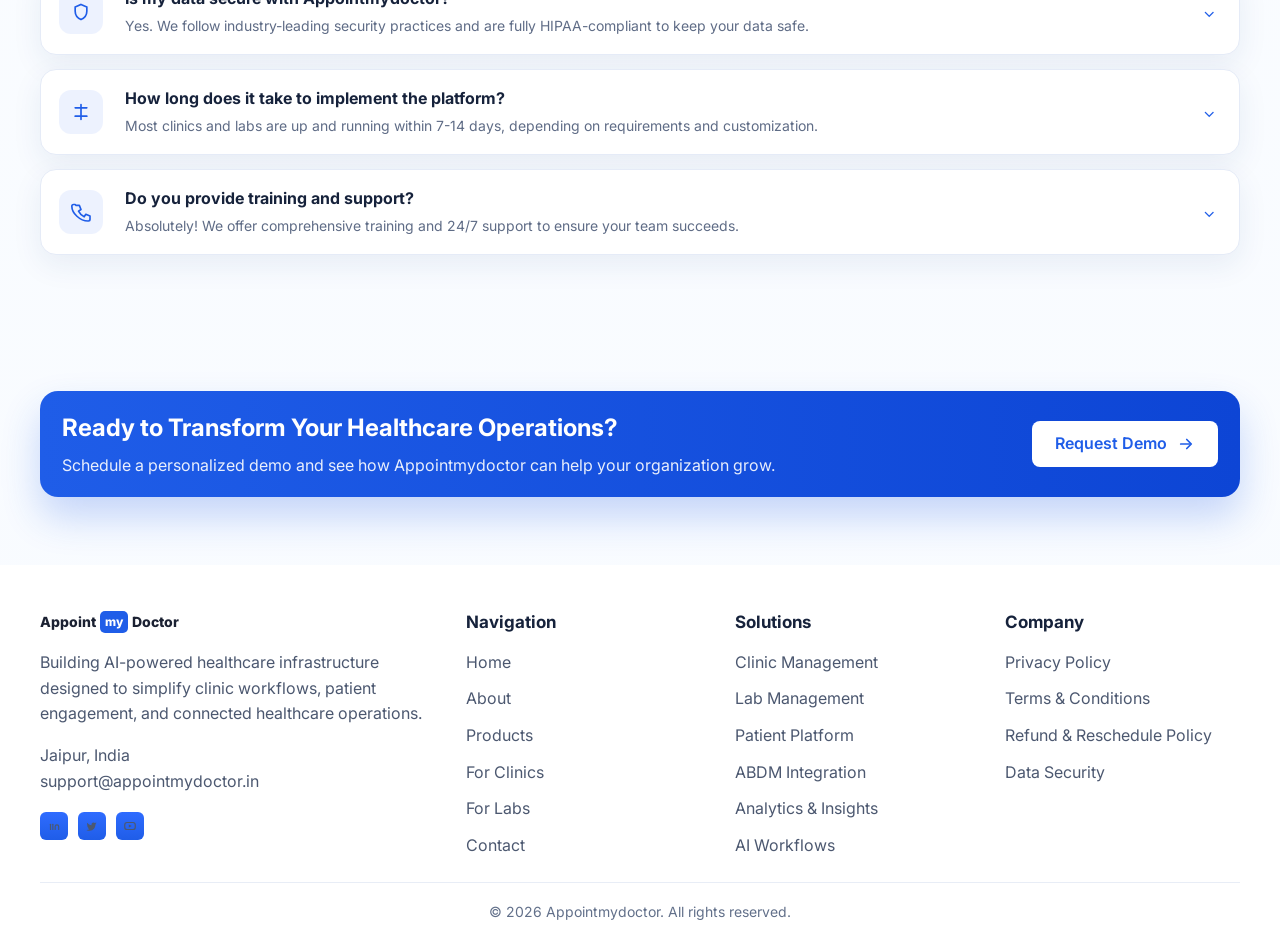
<file: contact.html>
<!doctype html>
<html lang="en">
  <head>
    <meta charset="utf-8" />
    <meta name="viewport" content="width=device-width, initial-scale=1" />
    <title>Appointmydoctor - Contact</title>
    <link rel="stylesheet" href="./styles.css" />
    <script defer src="./app.js"></script>
  </head>
  <body data-page="contact">
    <header class="site-header">
      <div class="container nav-wrap">
        <a class="brand" href="./index.html" aria-label="Appointmydoctor home">
          <span>Appoint</span><span class="chip">my</span><span>Doctor</span>
        </a>
        <button class="nav-toggle" type="button" data-nav-toggle aria-expanded="false" aria-controls="primary-nav" aria-label="Toggle navigation">
          <span></span>
          <span></span>
          <span></span>
        </button>
        <nav class="nav" id="primary-nav" aria-label="Primary">
          <a data-nav="home" href="./index.html">Home</a>
          <a data-nav="about" href="./about.html">About</a>
          <a data-nav="products" href="./products.html">Products</a>
          <a data-nav="clinics" href="./for-clinics.html">For Clinics</a>
          <a data-nav="labs" href="./for-labs.html">For Labs</a>
          <a data-nav="contact" href="./contact.html">Contact</a>
          <a class="nav-cta" href="./contact.html">Request Demo</a>
        </nav>
        <div class="nav-overlay" data-nav-overlay></div>
      </div>
    </header>

    <main>
      <section class="hero-band">
        <div class="container hero-grid">
          <div class="page-head">
            <div class="eyebrow">GET IN TOUCH</div>
            <h1 class="hero-title medium">
              We&apos;re Here to Help
            </h1>
            <p class="hero-copy">
              Have questions about Appointmydoctor? Our team is ready to help you discover how our platform can transform your healthcare operations.
            </p>
          </div>

          <div class="hero-figure">
            <div class="diagram-card">
              <img src="./assets/contact-hero.svg" alt="Support representative ready to help on a video call" />
            </div>
            <div class="dot-grid" aria-hidden="true"></div>
            <div class="hero-stat" style="top:auto;left:auto;right:40px;bottom:28px;min-width:200px;">
              <p class="label">Average Response Time</p>
              <p class="value" style="font-size:18px">Under 24 Hours</p>
            </div>
          </div>
        </div>
      </section>

      <section class="section">
        <div class="container contact-grid">
          <div class="contact-panel">
            <h2>Send Us a Message</h2>
            <p>Fill out the form below and we&apos;ll get back to you shortly.</p>
            <form class="contact-form" data-contact-form>
              <div class="form-row">
                <input type="text" placeholder="Full Name *" required />
                <input type="email" placeholder="Work Email *" required />
              </div>
              <div class="form-row">
                <input type="tel" placeholder="Phone Number" />
                <input type="text" placeholder="Company / Organization" />
              </div>
              <select required>
                <option value="">I&apos;m Interested In *</option>
                <option>Demo Request</option>
                <option>Partnership</option>
                <option>Support</option>
                <option>General Inquiry</option>
              </select>
              <textarea placeholder="Your Message *" required></textarea>
              <button class="btn primary" type="submit">
                Send Message
                <svg width="18" height="18" viewBox="0 0 24 24" fill="none" aria-hidden="true">
                  <path d="M4 12l16-7-5 16-3-7-8-2Z" stroke="currentColor" stroke-width="2" stroke-linejoin="round"/>
                </svg>
              </button>
              <p class="page-note" data-form-status>We’ll respond from this local demo shell.</p>
            </form>
          </div>

          <div class="contact-panel">
            <h2>Let&apos;s Connect</h2>
            <p>Reach out to us through any of these channels.</p>
            <div class="info-stack">
              <div class="info-card" style="background:#fff;border:1px solid #eef3fb;color:var(--navy);">
                <div class="mini-icon">
                  <svg width="22" height="22" viewBox="0 0 24 24" fill="none" aria-hidden="true">
                    <path d="M4 5h16v14H4z" stroke="currentColor" stroke-width="2"/>
                    <path d="m4 7 8 6 8-6" stroke="currentColor" stroke-width="2" stroke-linecap="round" stroke-linejoin="round"/>
                  </svg>
                </div>
                <div>
                  <h4 style="color:#1f5de8;">Email</h4>
                  <p style="color:var(--text);opacity:1">sales@appointmydoctor.in<br />We typically reply within 24 hours</p>
                </div>
              </div>
              <div class="info-card" style="background:#fff;border:1px solid #eef3fb;color:var(--navy);">
                <div class="mini-icon">
                  <svg width="22" height="22" viewBox="0 0 24 24" fill="none" aria-hidden="true">
                    <path d="M5 4h4l2 5-3 2c1.4 2.8 3.9 5.3 6.8 6.8l2-3 5 2v4c0 1.1-.9 2-2 2C10.7 23 1 13.3 1 5c0-1.1.9-2 2-2h2Z" stroke="currentColor" stroke-width="2" stroke-linejoin="round"/>
                  </svg>
                </div>
                <div>
                  <h4 style="color:#1f5de8;">Phone</h4>
                  <p style="color:var(--text);opacity:1">+91 8003739751<br />Mon - Fri: 10:00 AM - 6:00 PM</p>
                </div>
              </div>
              <div class="info-card" style="background:#fff;border:1px solid #eef3fb;color:var(--navy);">
                <div class="mini-icon">
                  <svg width="22" height="22" viewBox="0 0 24 24" fill="none" aria-hidden="true">
                    <path d="M12 21s7-6 7-12a7 7 0 1 0-14 0c0 6 7 12 7 12Z" stroke="currentColor" stroke-width="2"/>
                    <circle cx="12" cy="9" r="2" fill="currentColor"/>
                  </svg>
                </div>
                <div>
                  <h4 style="color:#1f5de8;">Office</h4>
                  <p style="color:var(--text);opacity:1">Jaipur, Rajasthan, India<br />Building healthcare infrastructure for modern India</p>
                </div>
              </div>
              <div class="info-card" style="background:#fff;border:1px solid #eef3fb;color:var(--navy);">
                <div class="mini-icon">
                  <svg width="22" height="22" viewBox="0 0 24 24" fill="none" aria-hidden="true">
                    <path d="M12 7v5l3 2" stroke="currentColor" stroke-width="2" stroke-linecap="round" stroke-linejoin="round"/>
                    <circle cx="12" cy="12" r="9" stroke="currentColor" stroke-width="2"/>
                  </svg>
                </div>
                <div>
                  <h4 style="color:#1f5de8;">Business Hours</h4>
                  <p style="color:var(--text);opacity:1">Monday - Friday<br />9:00 AM - 6:00 PM</p>
                </div>
              </div>
            </div>
          </div>
        </div>
      </section>

      <section class="section">
        <div class="container">
          <p class="section-label">QUESTIONS?</p>
          <h2 class="section-title">Frequently Asked Questions</h2>
          <p class="section-subtitle">Find quick answers to common questions about Appointmydoctor.</p>
          <div class="mini-list">
            <div class="stack-item" data-faq-item data-open="true" style="grid-template-columns:52px 1fr 24px;">
              <div class="mini-icon">
                <svg width="20" height="20" viewBox="0 0 24 24" fill="none" aria-hidden="true">
                  <path d="M12 3l7 3v5c0 4.5-3 8.2-7 10-4-1.8-7-5.5-7-10V6l7-3Z" stroke="currentColor" stroke-width="2"/>
                </svg>
              </div>
              <div>
                <h4>Is my data secure with Appointmydoctor?</h4>
                <p>Yes. We follow industry-leading security practices and are fully HIPAA-compliant to keep your data safe.</p>
              </div>
              <button data-faq-button type="button" aria-label="Toggle FAQ" style="border:0;background:transparent;color:#1f5de8;text-align:right;cursor:pointer;">⌄</button>
            </div>
            <div class="stack-item" data-faq-item data-open="false" style="grid-template-columns:52px 1fr 24px;">
              <div class="mini-icon">
                <svg width="20" height="20" viewBox="0 0 24 24" fill="none" aria-hidden="true">
                  <path d="M12 3v18M5 7h14M5 17h14" stroke="currentColor" stroke-width="2" stroke-linecap="round"/>
                </svg>
              </div>
              <div>
                <h4>How long does it take to implement the platform?</h4>
                <p>Most clinics and labs are up and running within 7-14 days, depending on requirements and customization.</p>
              </div>
              <button data-faq-button type="button" aria-label="Toggle FAQ" style="border:0;background:transparent;color:#1f5de8;text-align:right;cursor:pointer;">⌄</button>
            </div>
            <div class="stack-item" data-faq-item data-open="false" style="grid-template-columns:52px 1fr 24px;">
              <div class="mini-icon">
                <svg width="20" height="20" viewBox="0 0 24 24" fill="none" aria-hidden="true">
                  <path d="M6 4h4l2 5-3 2c1.4 2.8 3.9 5.3 6.8 6.8l2-3 5 2v4c0 1.1-.9 2-2 2C10.7 23 1 13.3 1 5c0-1.1.9-2 2-2h2Z" stroke="currentColor" stroke-width="2" stroke-linejoin="round"/>
                </svg>
              </div>
              <div>
                <h4>Do you provide training and support?</h4>
                <p>Absolutely! We offer comprehensive training and 24/7 support to ensure your team succeeds.</p>
              </div>
              <button data-faq-button type="button" aria-label="Toggle FAQ" style="border:0;background:transparent;color:#1f5de8;text-align:right;cursor:pointer;">⌄</button>
            </div>
          </div>
        </div>
      </section>

      <section class="section">
        <div class="container">
          <div class="blue-panel" style="display:grid;grid-template-columns:1fr auto;align-items:center;gap:18px;">
            <div>
              <h3 style="margin:0 0 6px;font-size:24px;color:#fff">Ready to Transform Your Healthcare Operations?</h3>
              <p>Schedule a personalized demo and see how Appointmydoctor can help your organization grow.</p>
            </div>
            <a class="btn light" href="./contact.html">Request Demo
              <svg width="18" height="18" viewBox="0 0 24 24" fill="none" aria-hidden="true">
                <path d="M5 12h12" stroke="currentColor" stroke-width="2.3" stroke-linecap="round"/>
                <path d="M13 6l6 6-6 6" stroke="currentColor" stroke-width="2.3" stroke-linecap="round" stroke-linejoin="round"/>
              </svg>
            </a>
          </div>
        </div>
      </section>
    </main>

    <footer class="footer">
      <div class="container footer-grid">
        <div>
          <div class="footer-brand"><span>Appoint</span><span class="chip">my</span><span>Doctor</span></div>
          <p>Building AI-powered healthcare infrastructure designed to simplify clinic workflows, patient engagement, and connected healthcare operations.</p>
          <p>Jaipur, India<br />support@appointmydoctor.in</p>
          <div class="social-row">
            <a class="social" href="#" aria-label="LinkedIn">
              <svg width="14" height="14" viewBox="0 0 24 24" fill="none" aria-hidden="true">
                <path d="M6 9v9" stroke="currentColor" stroke-width="2" stroke-linecap="round"/>
                <path d="M10 18V9" stroke="currentColor" stroke-width="2" stroke-linecap="round"/>
                <path d="M14 18v-5c0-2 1-3 3-3s3 1 3 3v5" stroke="currentColor" stroke-width="2" stroke-linecap="round"/>
              </svg>
            </a>
            <a class="social" href="#" aria-label="Twitter">
              <svg width="14" height="14" viewBox="0 0 24 24" fill="none" aria-hidden="true">
                <path d="M20 7.5c-.7.3-1.4.5-2.1.6.8-.5 1.2-1.2 1.5-2.1-.8.5-1.6.8-2.5 1-1.5-1.6-4.2-1.2-5.3.8-.5.8-.6 1.8-.4 2.7-3-.1-5.6-1.6-7.3-4-.9 1.6-.4 3.6 1.1 4.7-.6 0-1.1-.2-1.6-.4 0 1.7 1.1 3.2 2.7 3.6-.5.1-1 .1-1.6 0 .5 1.5 1.9 2.6 3.5 2.6-1.6 1.3-3.6 1.9-5.7 1.7 1.6 1 3.5 1.6 5.5 1.6 6.6 0 10.3-5.6 10.1-10.7.7-.5 1.2-1.1 1.6-1.8Z" fill="currentColor"/>
              </svg>
            </a>
            <a class="social" href="#" aria-label="YouTube">
              <svg width="14" height="14" viewBox="0 0 24 24" fill="none" aria-hidden="true">
                <rect x="3" y="6" width="18" height="12" rx="4" stroke="currentColor" stroke-width="2"/>
                <path d="M10 9.5 15 12l-5 2.5v-5Z" fill="currentColor"/>
              </svg>
            </a>
          </div>
        </div>
        <div>
          <h4>Navigation</h4>
          <div class="footer-links">
            <a href="./index.html">Home</a>
            <a href="./about.html">About</a>
            <a href="./products.html">Products</a>
            <a href="./for-clinics.html">For Clinics</a>
            <a href="./for-labs.html">For Labs</a>
            <a href="./contact.html">Contact</a>
          </div>
        </div>
        <div>
          <h4>Solutions</h4>
          <div class="footer-links">
            <a href="./for-clinics.html">Clinic Management</a>
            <a href="./for-labs.html">Lab Management</a>
            <a href="./products.html">Patient Platform</a>
            <a href="./products.html">ABDM Integration</a>
            <a href="./products.html">Analytics &amp; Insights</a>
            <a href="./products.html">AI Workflows</a>
          </div>
        </div>
        <div>
          <h4>Company</h4>
          <div class="footer-links">
            <a href="#">Privacy Policy</a>
            <a href="#">Terms &amp; Conditions</a>
            <a href="#">Refund &amp; Reschedule Policy</a>
            <a href="#">Data Security</a>
          </div>
        </div>
      </div>
      <div class="container">
        <hr />
        <div class="copyright">© <span data-year></span> Appointmydoctor. All rights reserved.</div>
      </div>
    </footer>
  </body>
</html>
</file>
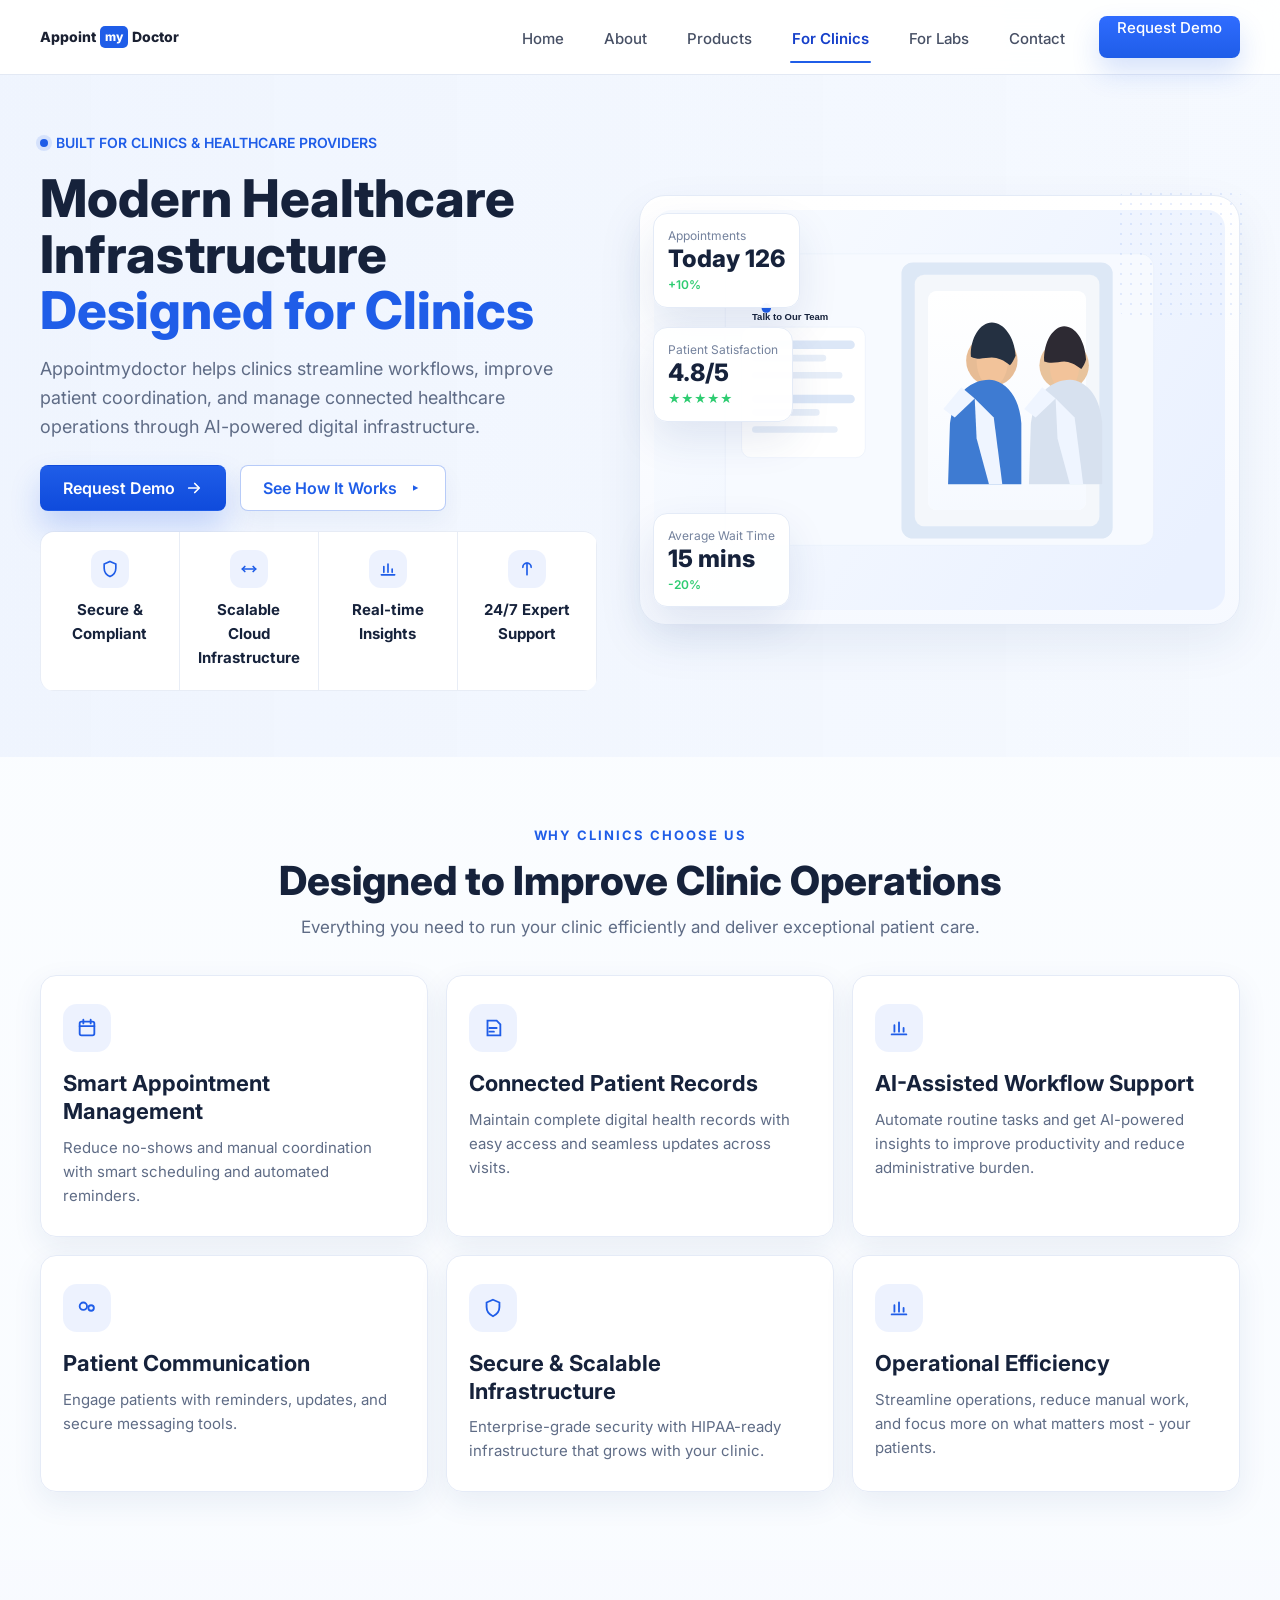
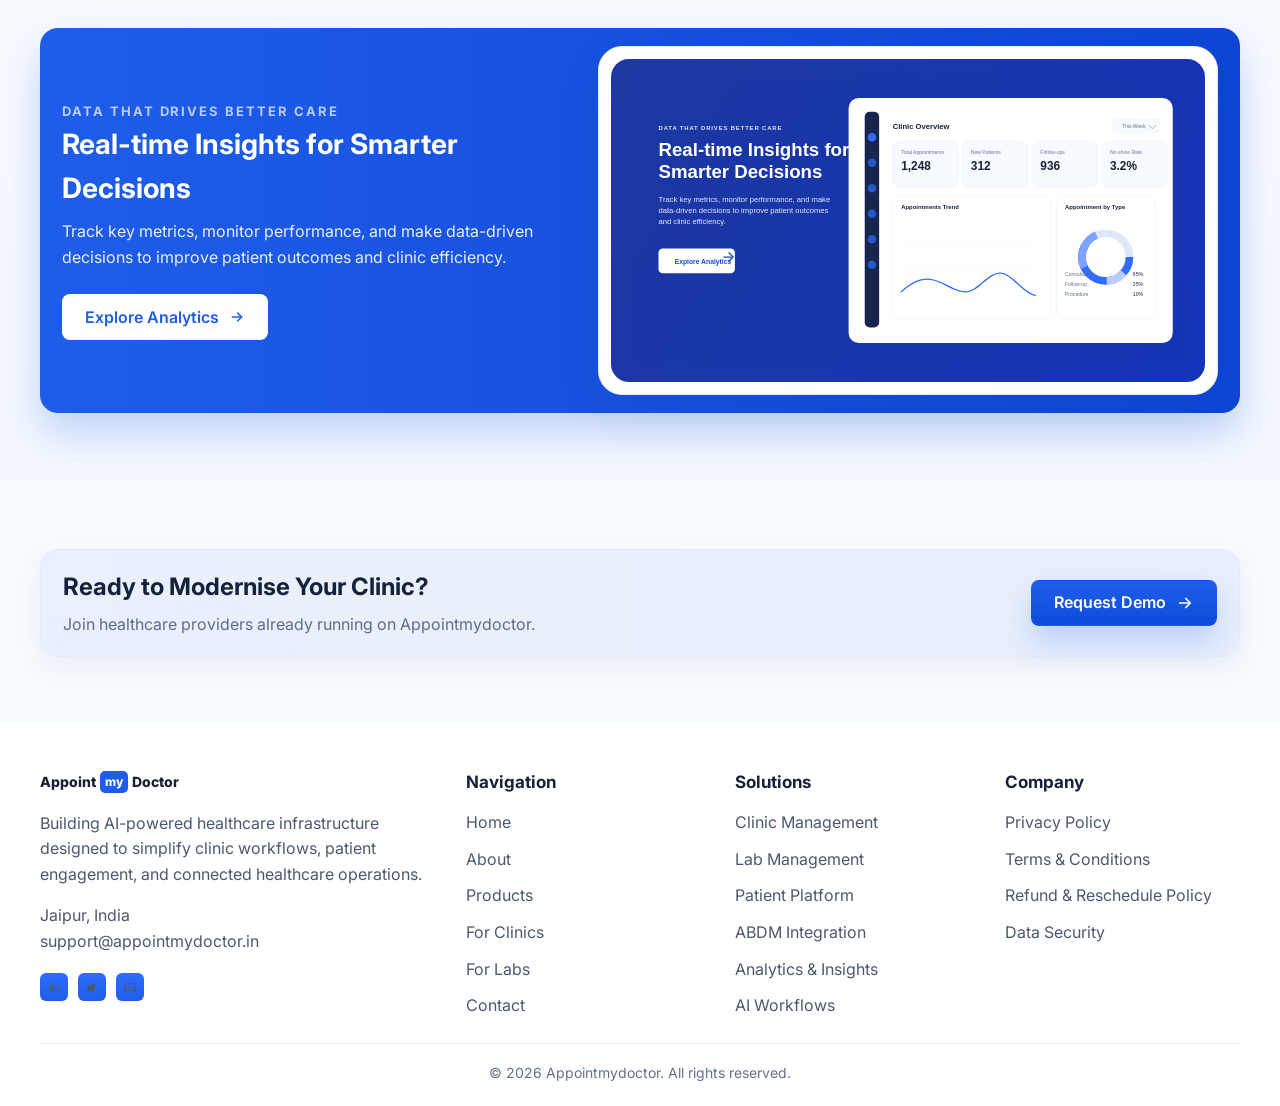
<file: for-clinics.html>
<!doctype html>
<html lang="en">
  <head>
    <meta charset="utf-8" />
    <meta name="viewport" content="width=device-width, initial-scale=1" />
    <title>Appointmydoctor - For Clinics</title>
    <link rel="stylesheet" href="./styles.css" />
    <script defer src="./app.js"></script>
  </head>
  <body data-page="clinics">
    <header class="site-header">
      <div class="container nav-wrap">
        <a class="brand" href="./index.html" aria-label="Appointmydoctor home">
          <span>Appoint</span><span class="chip">my</span><span>Doctor</span>
        </a>
        <button class="nav-toggle" type="button" data-nav-toggle aria-expanded="false" aria-controls="primary-nav" aria-label="Toggle navigation">
          <span></span>
          <span></span>
          <span></span>
        </button>
        <nav class="nav" id="primary-nav" aria-label="Primary">
          <a data-nav="home" href="./index.html">Home</a>
          <a data-nav="about" href="./about.html">About</a>
          <a data-nav="products" href="./products.html">Products</a>
          <a data-nav="clinics" href="./for-clinics.html">For Clinics</a>
          <a data-nav="labs" href="./for-labs.html">For Labs</a>
          <a data-nav="contact" href="./contact.html">Contact</a>
          <a class="nav-cta" href="./contact.html">Request Demo</a>
        </nav>
        <div class="nav-overlay" data-nav-overlay></div>
      </div>
    </header>

    <main>
      <section class="hero-band">
        <div class="container hero-grid">
          <div class="page-head">
            <div class="eyebrow">BUILT FOR CLINICS &amp; HEALTHCARE PROVIDERS</div>
            <h1 class="hero-title medium stacked">
              Modern Healthcare
              <span>Infrastructure</span>
              <span class="accent">Designed for Clinics</span>
            </h1>
            <p class="hero-copy">
              Appointmydoctor helps clinics streamline workflows, improve patient coordination, and manage connected healthcare operations through AI-powered digital infrastructure.
            </p>
            <div class="hero-actions">
              <a class="btn primary" href="./contact.html">
                Request Demo
                <svg width="18" height="18" viewBox="0 0 24 24" fill="none" aria-hidden="true">
                  <path d="M5 12h12" stroke="currentColor" stroke-width="2.3" stroke-linecap="round"/>
                  <path d="M13 6l6 6-6 6" stroke="currentColor" stroke-width="2.3" stroke-linecap="round" stroke-linejoin="round"/>
                </svg>
              </a>
              <a class="btn secondary" href="#clinic-ops">
                See How It Works
                <svg width="16" height="16" viewBox="0 0 24 24" fill="none" aria-hidden="true">
                  <path d="M9 8l8 4-8 4V8Z" fill="currentColor"/>
                </svg>
              </a>
            </div>

            <div class="mini-cap-row">
              <div class="mini-cap">
                <div class="feature-icon">
                  <svg width="20" height="20" viewBox="0 0 24 24" fill="none" aria-hidden="true">
                    <path d="M12 3l7 3v5c0 4.5-3 8.2-7 10-4-1.8-7-5.5-7-10V6l7-3Z" stroke="currentColor" stroke-width="2"/>
                  </svg>
                </div>
                <h4>Secure &amp; Compliant</h4>
              </div>
              <div class="mini-cap">
                <div class="feature-icon">
                  <svg width="20" height="20" viewBox="0 0 24 24" fill="none" aria-hidden="true">
                    <path d="M4 12h16" stroke="currentColor" stroke-width="2" stroke-linecap="round"/>
                    <path d="M7 9l-3 3 3 3" stroke="currentColor" stroke-width="2" stroke-linecap="round" stroke-linejoin="round"/>
                    <path d="M17 9l3 3-3 3" stroke="currentColor" stroke-width="2" stroke-linecap="round" stroke-linejoin="round"/>
                  </svg>
                </div>
                <h4>Scalable Cloud Infrastructure</h4>
              </div>
              <div class="mini-cap">
                <div class="feature-icon">
                  <svg width="20" height="20" viewBox="0 0 24 24" fill="none" aria-hidden="true">
                    <path d="M4 19h16" stroke="currentColor" stroke-width="2" stroke-linecap="round"/>
                    <path d="M7 16V9M12 16V6M17 16v-4" stroke="currentColor" stroke-width="2" stroke-linecap="round"/>
                  </svg>
                </div>
                <h4>Real-time Insights</h4>
              </div>
              <div class="mini-cap">
                <div class="feature-icon">
                  <svg width="20" height="20" viewBox="0 0 24 24" fill="none" aria-hidden="true">
                    <path d="M12 5v14" stroke="currentColor" stroke-width="2" stroke-linecap="round"/>
                    <path d="M7 10a5 5 0 0 1 10 0" stroke="currentColor" stroke-width="2" stroke-linecap="round"/>
                  </svg>
                </div>
                <h4>24/7 Expert Support</h4>
              </div>
            </div>
          </div>

          <div class="hero-figure">
            <div class="diagram-card">
              <img src="./assets/clinics-hero.svg" alt="Clinic team using a digital healthcare platform in a modern clinic" />
            </div>
            <div class="dot-grid" aria-hidden="true"></div>
            <div class="hero-stat top-left">
              <p class="label">Appointments</p>
              <p class="value">Today 126</p>
              <p class="sub">+10%</p>
            </div>
            <div class="hero-stat mid-left">
              <p class="label">Patient Satisfaction</p>
              <p class="value">4.8/5</p>
              <p class="sub">★★★★★</p>
            </div>
            <div class="hero-stat bottom-left">
              <p class="label">Average Wait Time</p>
              <p class="value">15 mins</p>
              <p class="sub">-20%</p>
            </div>
          </div>
        </div>
      </section>

      <section class="section" id="clinic-ops">
        <div class="container">
          <p class="section-label">WHY CLINICS CHOOSE US</p>
          <h2 class="section-title">Designed to Improve Clinic Operations</h2>
          <p class="section-subtitle">Everything you need to run your clinic efficiently and deliver exceptional patient care.</p>

          <div class="feature-grid three">
            <article class="feature-card">
              <div class="feature-icon">
                <svg width="22" height="22" viewBox="0 0 24 24" fill="none" aria-hidden="true">
                  <rect x="4" y="5" width="16" height="15" rx="2" stroke="currentColor" stroke-width="2"/>
                  <path d="M8 3v4M16 3v4M4 10h16" stroke="currentColor" stroke-width="2" stroke-linecap="round"/>
                </svg>
              </div>
              <h3>Smart Appointment Management</h3>
              <p>Reduce no-shows and manual coordination with smart scheduling and automated reminders.</p>
            </article>
            <article class="feature-card">
              <div class="feature-icon">
                <svg width="22" height="22" viewBox="0 0 24 24" fill="none" aria-hidden="true">
                  <path d="M6 4h10l4 4v12H6z" stroke="currentColor" stroke-width="2"/>
                  <path d="M8 12h8M8 16h5" stroke="currentColor" stroke-width="2" stroke-linecap="round"/>
                </svg>
              </div>
              <h3>Connected Patient Records</h3>
              <p>Maintain complete digital health records with easy access and seamless updates across visits.</p>
            </article>
            <article class="feature-card">
              <div class="feature-icon">
                <svg width="22" height="22" viewBox="0 0 24 24" fill="none" aria-hidden="true">
                  <path d="M4 19h16" stroke="currentColor" stroke-width="2" stroke-linecap="round"/>
                  <path d="M7 16V9M12 16V6M17 16v-4" stroke="currentColor" stroke-width="2" stroke-linecap="round"/>
                </svg>
              </div>
              <h3>AI-Assisted Workflow Support</h3>
              <p>Automate routine tasks and get AI-powered insights to improve productivity and reduce administrative burden.</p>
            </article>
            <article class="feature-card">
              <div class="feature-icon">
                <svg width="22" height="22" viewBox="0 0 24 24" fill="none" aria-hidden="true">
                  <path d="M8 14a4 4 0 1 1 0-8 4 4 0 0 1 0 8Z" stroke="currentColor" stroke-width="2"/>
                  <path d="M16.5 15a3 3 0 1 0 0-6 3 3 0 0 0 0 6Z" stroke="currentColor" stroke-width="2"/>
                </svg>
              </div>
              <h3>Patient Communication</h3>
              <p>Engage patients with reminders, updates, and secure messaging tools.</p>
            </article>
            <article class="feature-card">
              <div class="feature-icon">
                <svg width="22" height="22" viewBox="0 0 24 24" fill="none" aria-hidden="true">
                  <path d="M12 3l7 3v5c0 4.5-3 8.2-7 10-4-1.8-7-5.5-7-10V6l7-3Z" stroke="currentColor" stroke-width="2"/>
                </svg>
              </div>
              <h3>Secure &amp; Scalable Infrastructure</h3>
              <p>Enterprise-grade security with HIPAA-ready infrastructure that grows with your clinic.</p>
            </article>
            <article class="feature-card">
              <div class="feature-icon">
                <svg width="22" height="22" viewBox="0 0 24 24" fill="none" aria-hidden="true">
                  <path d="M4 19h16" stroke="currentColor" stroke-width="2" stroke-linecap="round"/>
                  <path d="M7 16V9M12 16V6M17 16v-4" stroke="currentColor" stroke-width="2" stroke-linecap="round"/>
                </svg>
              </div>
              <h3>Operational Efficiency</h3>
              <p>Streamline operations, reduce manual work, and focus more on what matters most - your patients.</p>
            </article>
          </div>
        </div>
      </section>

      <section class="section soft">
        <div class="container">
          <div class="blue-panel">
            <div class="two-col" style="grid-template-columns: 0.9fr 1.1fr; gap: 28px;">
              <div>
                <p class="section-label" style="text-align:left;color:#b9cdfa">DATA THAT DRIVES BETTER CARE</p>
                <h3>Real-time Insights for Smarter Decisions</h3>
                <p>Track key metrics, monitor performance, and make data-driven decisions to improve patient outcomes and clinic efficiency.</p>
                <a class="btn light" href="./contact.html" style="margin-top:24px">Explore Analytics
                  <svg width="16" height="16" viewBox="0 0 24 24" fill="none" aria-hidden="true">
                    <path d="M5 12h12" stroke="currentColor" stroke-width="2.3" stroke-linecap="round"/>
                    <path d="M13 6l6 6-6 6" stroke="currentColor" stroke-width="2.3" stroke-linecap="round" stroke-linejoin="round"/>
                  </svg>
                </a>
              </div>
              <div class="dashboard-card" style="margin:0;background:#fff;">
                <img src="./assets/clinic-analytics.svg" alt="Clinic analytics dashboard showing performance metrics and charts" />
              </div>
            </div>
          </div>
        </div>
      </section>

      <section class="section">
        <div class="container">
          <div class="blue-panel" style="display:grid;grid-template-columns:1fr auto;align-items:center;gap:18px;background:linear-gradient(90deg, rgba(31,93,232,0.07), rgba(15,75,220,0.07)); color:var(--navy); border:1px solid #e4ebf7; box-shadow:var(--shadow-2);">
            <div>
              <h3 style="margin:0 0 6px;font-size:24px;color:var(--navy)">Ready to Modernise Your Clinic?</h3>
              <p style="margin:0;color:var(--muted)">Join healthcare providers already running on Appointmydoctor.</p>
            </div>
            <a class="btn primary" href="./contact.html">Request Demo
              <svg width="18" height="18" viewBox="0 0 24 24" fill="none" aria-hidden="true">
                <path d="M5 12h12" stroke="currentColor" stroke-width="2.3" stroke-linecap="round"/>
                <path d="M13 6l6 6-6 6" stroke="currentColor" stroke-width="2.3" stroke-linecap="round" stroke-linejoin="round"/>
              </svg>
            </a>
          </div>
        </div>
      </section>
    </main>

    <footer class="footer">
      <div class="container footer-grid">
        <div>
          <div class="footer-brand"><span>Appoint</span><span class="chip">my</span><span>Doctor</span></div>
          <p>Building AI-powered healthcare infrastructure designed to simplify clinic workflows, patient engagement, and connected healthcare operations.</p>
          <p>Jaipur, India<br />support@appointmydoctor.in</p>
          <div class="social-row">
            <a class="social" href="#" aria-label="LinkedIn">
              <svg width="14" height="14" viewBox="0 0 24 24" fill="none" aria-hidden="true">
                <path d="M6 9v9" stroke="currentColor" stroke-width="2" stroke-linecap="round"/>
                <path d="M10 18V9" stroke="currentColor" stroke-width="2" stroke-linecap="round"/>
                <path d="M14 18v-5c0-2 1-3 3-3s3 1 3 3v5" stroke="currentColor" stroke-width="2" stroke-linecap="round"/>
              </svg>
            </a>
            <a class="social" href="#" aria-label="Twitter">
              <svg width="14" height="14" viewBox="0 0 24 24" fill="none" aria-hidden="true">
                <path d="M20 7.5c-.7.3-1.4.5-2.1.6.8-.5 1.2-1.2 1.5-2.1-.8.5-1.6.8-2.5 1-1.5-1.6-4.2-1.2-5.3.8-.5.8-.6 1.8-.4 2.7-3-.1-5.6-1.6-7.3-4-.9 1.6-.4 3.6 1.1 4.7-.6 0-1.1-.2-1.6-.4 0 1.7 1.1 3.2 2.7 3.6-.5.1-1 .1-1.6 0 .5 1.5 1.9 2.6 3.5 2.6-1.6 1.3-3.6 1.9-5.7 1.7 1.6 1 3.5 1.6 5.5 1.6 6.6 0 10.3-5.6 10.1-10.7.7-.5 1.2-1.1 1.6-1.8Z" fill="currentColor"/>
              </svg>
            </a>
            <a class="social" href="#" aria-label="YouTube">
              <svg width="14" height="14" viewBox="0 0 24 24" fill="none" aria-hidden="true">
                <rect x="3" y="6" width="18" height="12" rx="4" stroke="currentColor" stroke-width="2"/>
                <path d="M10 9.5 15 12l-5 2.5v-5Z" fill="currentColor"/>
              </svg>
            </a>
          </div>
        </div>
        <div>
          <h4>Navigation</h4>
          <div class="footer-links">
            <a href="./index.html">Home</a>
            <a href="./about.html">About</a>
            <a href="./products.html">Products</a>
            <a href="./for-clinics.html">For Clinics</a>
            <a href="./for-labs.html">For Labs</a>
            <a href="./contact.html">Contact</a>
          </div>
        </div>
        <div>
          <h4>Solutions</h4>
          <div class="footer-links">
            <a href="./for-clinics.html">Clinic Management</a>
            <a href="./for-labs.html">Lab Management</a>
            <a href="./products.html">Patient Platform</a>
            <a href="./products.html">ABDM Integration</a>
            <a href="./products.html">Analytics &amp; Insights</a>
            <a href="./products.html">AI Workflows</a>
          </div>
        </div>
        <div>
          <h4>Company</h4>
          <div class="footer-links">
            <a href="#">Privacy Policy</a>
            <a href="#">Terms &amp; Conditions</a>
            <a href="#">Refund &amp; Reschedule Policy</a>
            <a href="#">Data Security</a>
          </div>
        </div>
      </div>
      <div class="container">
        <hr />
        <div class="copyright">© <span data-year></span> Appointmydoctor. All rights reserved.</div>
      </div>
    </footer>
  </body>
</html>
</file>
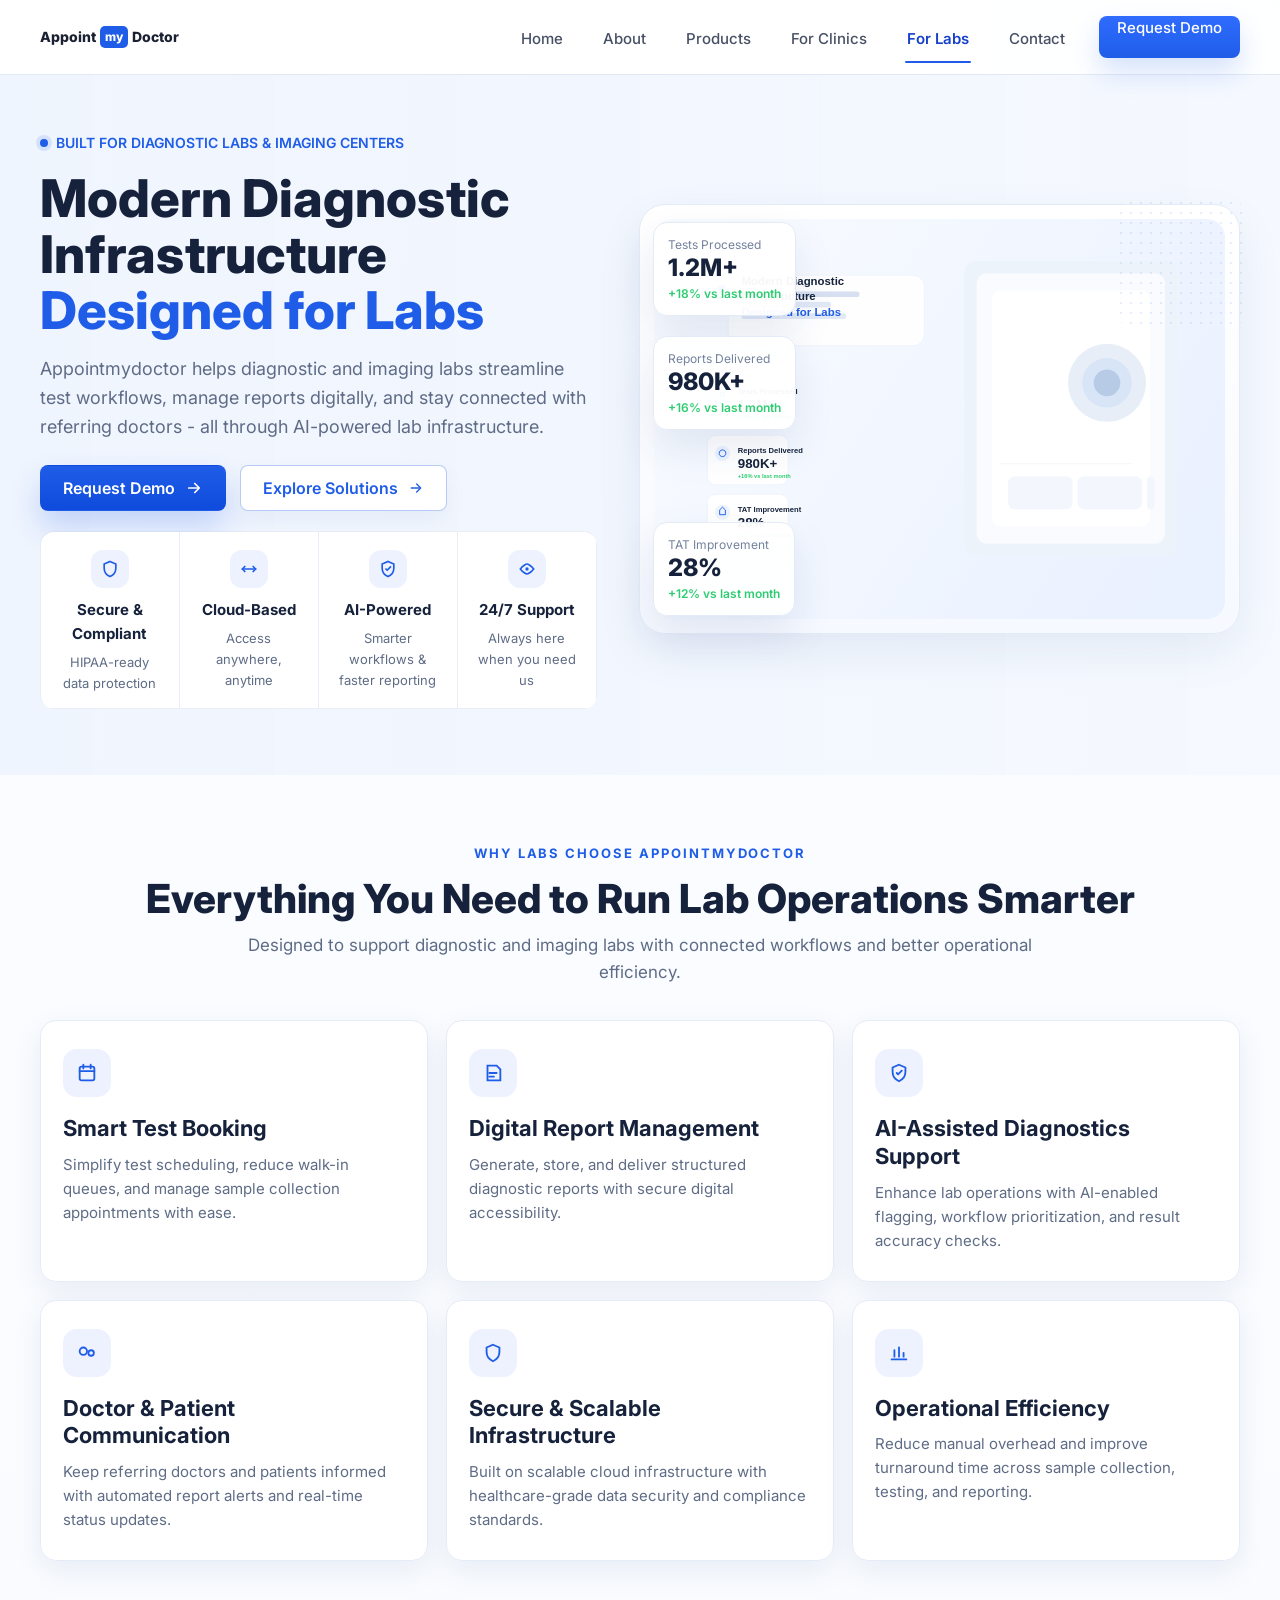
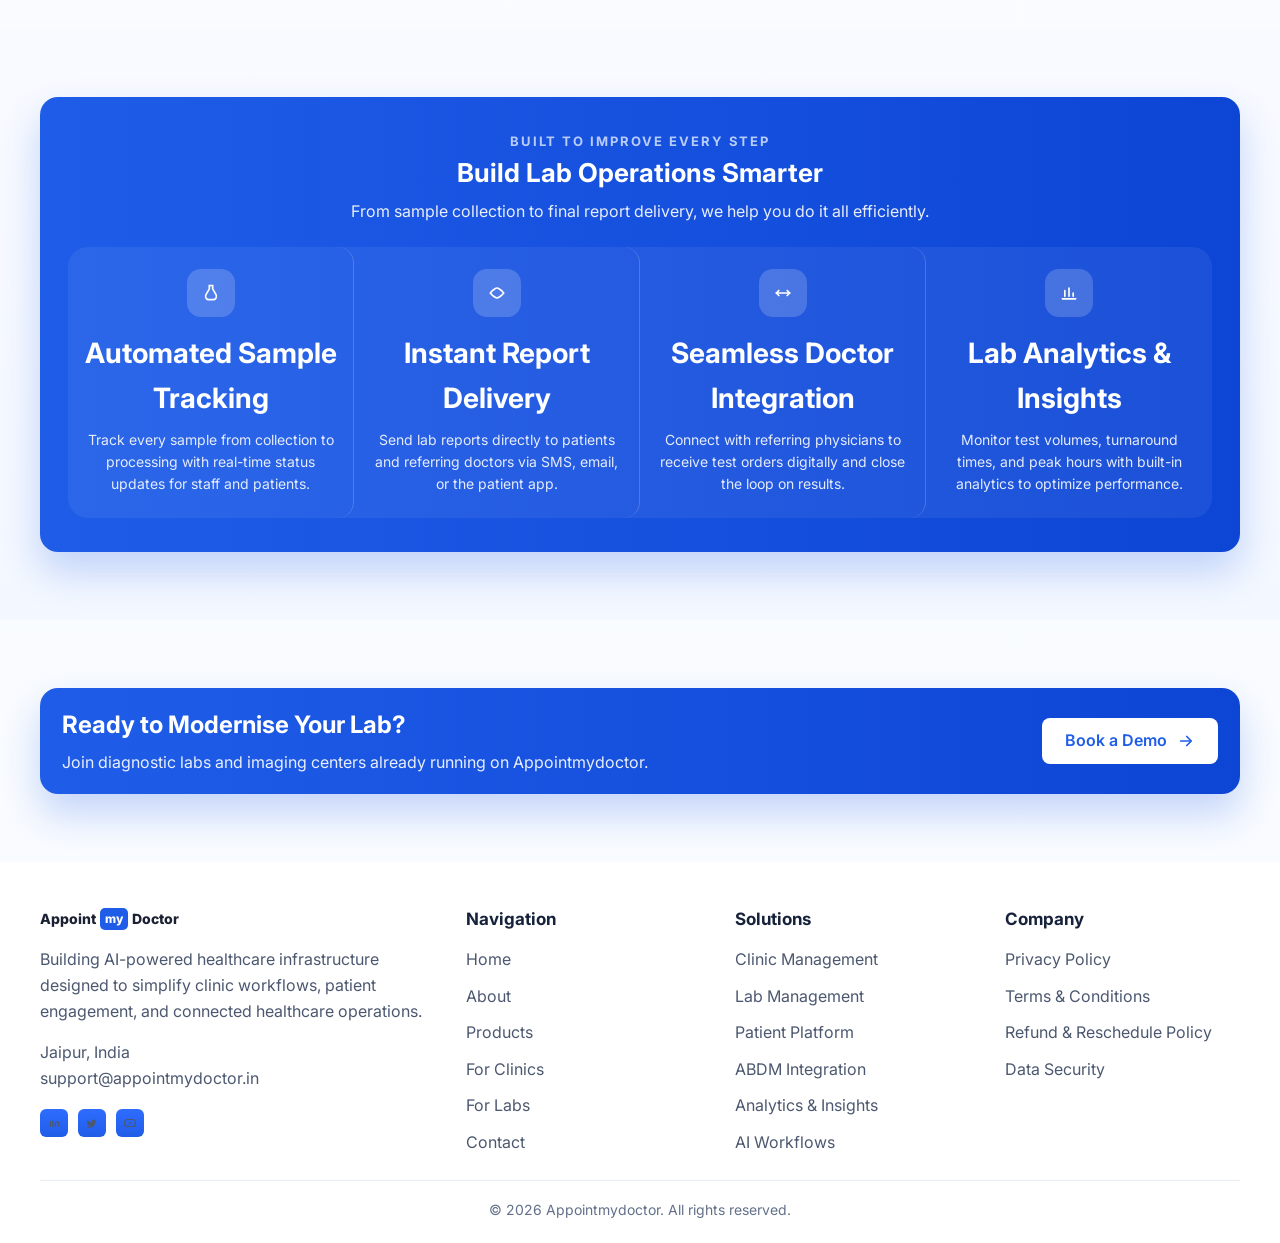
<file: for-labs.html>
<!doctype html>
<html lang="en">
  <head>
    <meta charset="utf-8" />
    <meta name="viewport" content="width=device-width, initial-scale=1" />
    <title>Appointmydoctor - For Labs</title>
    <link rel="stylesheet" href="./styles.css" />
    <script defer src="./app.js"></script>
  </head>
  <body data-page="labs">
    <header class="site-header">
      <div class="container nav-wrap">
        <a class="brand" href="./index.html" aria-label="Appointmydoctor home">
          <span>Appoint</span><span class="chip">my</span><span>Doctor</span>
        </a>
        <button class="nav-toggle" type="button" data-nav-toggle aria-expanded="false" aria-controls="primary-nav" aria-label="Toggle navigation">
          <span></span>
          <span></span>
          <span></span>
        </button>
        <nav class="nav" id="primary-nav" aria-label="Primary">
          <a data-nav="home" href="./index.html">Home</a>
          <a data-nav="about" href="./about.html">About</a>
          <a data-nav="products" href="./products.html">Products</a>
          <a data-nav="clinics" href="./for-clinics.html">For Clinics</a>
          <a data-nav="labs" href="./for-labs.html">For Labs</a>
          <a data-nav="contact" href="./contact.html">Contact</a>
          <a class="nav-cta" href="./contact.html">Request Demo</a>
        </nav>
        <div class="nav-overlay" data-nav-overlay></div>
      </div>
    </header>

    <main>
      <section class="hero-band">
        <div class="container hero-grid">
          <div class="page-head">
            <div class="eyebrow">BUILT FOR DIAGNOSTIC LABS &amp; IMAGING CENTERS</div>
            <h1 class="hero-title medium stacked">
              Modern Diagnostic
              <span>Infrastructure</span>
              <span class="accent">Designed for Labs</span>
            </h1>
            <p class="hero-copy">
              Appointmydoctor helps diagnostic and imaging labs streamline test workflows, manage reports digitally, and stay connected with referring doctors - all through AI-powered lab infrastructure.
            </p>
            <div class="hero-actions">
              <a class="btn primary" href="./contact.html">
                Request Demo
                <svg width="18" height="18" viewBox="0 0 24 24" fill="none" aria-hidden="true">
                  <path d="M5 12h12" stroke="currentColor" stroke-width="2.3" stroke-linecap="round"/>
                  <path d="M13 6l6 6-6 6" stroke="currentColor" stroke-width="2.3" stroke-linecap="round" stroke-linejoin="round"/>
                </svg>
              </a>
              <a class="btn secondary" href="#lab-features">
                Explore Solutions
                <svg width="16" height="16" viewBox="0 0 24 24" fill="none" aria-hidden="true">
                  <path d="M5 12h12" stroke="currentColor" stroke-width="2" stroke-linecap="round"/>
                  <path d="M13 6l6 6-6 6" stroke="currentColor" stroke-width="2" stroke-linecap="round" stroke-linejoin="round"/>
                </svg>
              </a>
            </div>

            <div class="mini-cap-row">
              <div class="mini-cap">
                <div class="feature-icon">
                  <svg width="20" height="20" viewBox="0 0 24 24" fill="none" aria-hidden="true">
                    <path d="M12 3l7 3v5c0 4.5-3 8.2-7 10-4-1.8-7-5.5-7-10V6l7-3Z" stroke="currentColor" stroke-width="2"/>
                  </svg>
                </div>
                <h4>Secure &amp; Compliant</h4>
                <p>HIPAA-ready data protection</p>
              </div>
              <div class="mini-cap">
                <div class="feature-icon">
                  <svg width="20" height="20" viewBox="0 0 24 24" fill="none" aria-hidden="true">
                    <path d="M4 12h16" stroke="currentColor" stroke-width="2" stroke-linecap="round"/>
                    <path d="M7 9l-3 3 3 3" stroke="currentColor" stroke-width="2" stroke-linecap="round" stroke-linejoin="round"/>
                    <path d="M17 9l3 3-3 3" stroke="currentColor" stroke-width="2" stroke-linecap="round" stroke-linejoin="round"/>
                  </svg>
                </div>
                <h4>Cloud-Based</h4>
                <p>Access anywhere, anytime</p>
              </div>
              <div class="mini-cap">
                <div class="feature-icon">
                  <svg width="20" height="20" viewBox="0 0 24 24" fill="none" aria-hidden="true">
                    <path d="M12 3l7 3v5c0 4.5-3 8.2-7 10-4-1.8-7-5.5-7-10V6l7-3Z" stroke="currentColor" stroke-width="2"/>
                    <path d="M9.5 12 11 13.5 15 9.5" stroke="currentColor" stroke-width="2" stroke-linecap="round" stroke-linejoin="round"/>
                  </svg>
                </div>
                <h4>AI-Powered</h4>
                <p>Smarter workflows &amp; faster reporting</p>
              </div>
              <div class="mini-cap">
                <div class="feature-icon">
                  <svg width="20" height="20" viewBox="0 0 24 24" fill="none" aria-hidden="true">
                    <path d="M4 12c3-4 7-6 8-6s5 2 8 6c-3 4-7 6-8 6s-5-2-8-6Z" stroke="currentColor" stroke-width="2"/>
                    <circle cx="12" cy="12" r="2" fill="currentColor"/>
                  </svg>
                </div>
                <h4>24/7 Support</h4>
                <p>Always here when you need us</p>
              </div>
            </div>
          </div>

          <div class="hero-figure">
            <div class="diagram-card">
              <img src="./assets/labs-hero.svg" alt="Diagnostic lab scientist working with analytics overlays" />
            </div>
            <div class="dot-grid" aria-hidden="true"></div>
            <div class="hero-stat top-left">
              <p class="label">Tests Processed</p>
              <p class="value">1.2M+</p>
              <p class="sub">+18% vs last month</p>
            </div>
            <div class="hero-stat mid-left">
              <p class="label">Reports Delivered</p>
              <p class="value">980K+</p>
              <p class="sub">+16% vs last month</p>
            </div>
            <div class="hero-stat bottom-left">
              <p class="label">TAT Improvement</p>
              <p class="value">28%</p>
              <p class="sub">+12% vs last month</p>
            </div>
          </div>
        </div>
      </section>

      <section class="section" id="lab-features">
        <div class="container">
          <p class="section-label">WHY LABS CHOOSE APPOINTMYDOCTOR</p>
          <h2 class="section-title">Everything You Need to Run Lab Operations Smarter</h2>
          <p class="section-subtitle">Designed to support diagnostic and imaging labs with connected workflows and better operational efficiency.</p>

          <div class="feature-grid three">
            <article class="feature-card">
              <div class="feature-icon">
                <svg width="22" height="22" viewBox="0 0 24 24" fill="none" aria-hidden="true">
                  <rect x="4" y="5" width="16" height="15" rx="2" stroke="currentColor" stroke-width="2"/>
                  <path d="M8 3v4M16 3v4M4 10h16" stroke="currentColor" stroke-width="2" stroke-linecap="round"/>
                </svg>
              </div>
              <h3>Smart Test Booking</h3>
              <p>Simplify test scheduling, reduce walk-in queues, and manage sample collection appointments with ease.</p>
            </article>
            <article class="feature-card">
              <div class="feature-icon">
                <svg width="22" height="22" viewBox="0 0 24 24" fill="none" aria-hidden="true">
                  <path d="M6 4h10l4 4v12H6z" stroke="currentColor" stroke-width="2"/>
                  <path d="M8 12h8M8 16h5" stroke="currentColor" stroke-width="2" stroke-linecap="round"/>
                </svg>
              </div>
              <h3>Digital Report Management</h3>
              <p>Generate, store, and deliver structured diagnostic reports with secure digital accessibility.</p>
            </article>
            <article class="feature-card">
              <div class="feature-icon">
                <svg width="22" height="22" viewBox="0 0 24 24" fill="none" aria-hidden="true">
                  <path d="M12 3l7 3v5c0 4.5-3 8.2-7 10-4-1.8-7-5.5-7-10V6l7-3Z" stroke="currentColor" stroke-width="2"/>
                  <path d="M9.5 12 11 13.5 15 9.5" stroke="currentColor" stroke-width="2" stroke-linecap="round" stroke-linejoin="round"/>
                </svg>
              </div>
              <h3>AI-Assisted Diagnostics Support</h3>
              <p>Enhance lab operations with AI-enabled flagging, workflow prioritization, and result accuracy checks.</p>
            </article>
            <article class="feature-card">
              <div class="feature-icon">
                <svg width="22" height="22" viewBox="0 0 24 24" fill="none" aria-hidden="true">
                  <path d="M8 14a4 4 0 1 1 0-8 4 4 0 0 1 0 8Z" stroke="currentColor" stroke-width="2"/>
                  <path d="M16.5 15a3 3 0 1 0 0-6 3 3 0 0 0 0 6Z" stroke="currentColor" stroke-width="2"/>
                </svg>
              </div>
              <h3>Doctor &amp; Patient Communication</h3>
              <p>Keep referring doctors and patients informed with automated report alerts and real-time status updates.</p>
            </article>
            <article class="feature-card">
              <div class="feature-icon">
                <svg width="22" height="22" viewBox="0 0 24 24" fill="none" aria-hidden="true">
                  <path d="M12 3l7 3v5c0 4.5-3 8.2-7 10-4-1.8-7-5.5-7-10V6l7-3Z" stroke="currentColor" stroke-width="2"/>
                </svg>
              </div>
              <h3>Secure &amp; Scalable Infrastructure</h3>
              <p>Built on scalable cloud infrastructure with healthcare-grade data security and compliance standards.</p>
            </article>
            <article class="feature-card">
              <div class="feature-icon">
                <svg width="22" height="22" viewBox="0 0 24 24" fill="none" aria-hidden="true">
                  <path d="M4 19h16" stroke="currentColor" stroke-width="2" stroke-linecap="round"/>
                  <path d="M7 16V9M12 16V6M17 16v-4" stroke="currentColor" stroke-width="2" stroke-linecap="round"/>
                </svg>
              </div>
              <h3>Operational Efficiency</h3>
              <p>Reduce manual overhead and improve turnaround time across sample collection, testing, and reporting.</p>
            </article>
          </div>
        </div>
      </section>

      <section class="section soft">
        <div class="container">
          <div class="blue-panel" style="padding:34px 28px;">
            <p class="section-label" style="text-align:center;color:#b9cdfa">BUILT TO IMPROVE EVERY STEP</p>
            <h3 style="margin:0 0 6px;text-align:center;font-size:26px;color:#fff">Build Lab Operations Smarter</h3>
            <p style="margin:0 0 22px;text-align:center;color:rgba(255,255,255,0.9)">From sample collection to final report delivery, we help you do it all efficiently.</p>
            <div class="feature-grid four" style="margin-top:0;grid-template-columns:repeat(4,minmax(0,1fr));gap:0;background:rgba(255,255,255,0.06);border-radius:20px;overflow:hidden;">
              <article class="capability-card" style="background:transparent;border:0;border-right:1px solid rgba(255,255,255,0.18);box-shadow:none;color:#fff;">
                <div class="feature-icon" style="background:rgba(255,255,255,0.18);color:#fff;">
                  <svg width="20" height="20" viewBox="0 0 24 24" fill="none" aria-hidden="true">
                    <path d="M10 3h4v4l4 7a4 4 0 0 1-4 6h-4a4 4 0 0 1-4-6l4-7V3Z" stroke="currentColor" stroke-width="2"/>
                  </svg>
                </div>
                <h3 style="color:#fff">Automated Sample Tracking</h3>
                <p style="color:rgba(255,255,255,0.88)">Track every sample from collection to processing with real-time status updates for staff and patients.</p>
              </article>
              <article class="capability-card" style="background:transparent;border:0;border-right:1px solid rgba(255,255,255,0.18);box-shadow:none;color:#fff;">
                <div class="feature-icon" style="background:rgba(255,255,255,0.18);color:#fff;">
                  <svg width="20" height="20" viewBox="0 0 24 24" fill="none" aria-hidden="true">
                    <path d="M4 12c3-4 7-6 8-6s5 2 8 6c-3 4-7 6-8 6s-5-2-8-6Z" stroke="currentColor" stroke-width="2"/>
                  </svg>
                </div>
                <h3 style="color:#fff">Instant Report Delivery</h3>
                <p style="color:rgba(255,255,255,0.88)">Send lab reports directly to patients and referring doctors via SMS, email, or the patient app.</p>
              </article>
              <article class="capability-card" style="background:transparent;border:0;border-right:1px solid rgba(255,255,255,0.18);box-shadow:none;color:#fff;">
                <div class="feature-icon" style="background:rgba(255,255,255,0.18);color:#fff;">
                  <svg width="20" height="20" viewBox="0 0 24 24" fill="none" aria-hidden="true">
                    <path d="M4 12h16" stroke="currentColor" stroke-width="2" stroke-linecap="round"/>
                    <path d="M7 9l-3 3 3 3" stroke="currentColor" stroke-width="2" stroke-linecap="round" stroke-linejoin="round"/>
                    <path d="M17 9l3 3-3 3" stroke="currentColor" stroke-width="2" stroke-linecap="round" stroke-linejoin="round"/>
                  </svg>
                </div>
                <h3 style="color:#fff">Seamless Doctor Integration</h3>
                <p style="color:rgba(255,255,255,0.88)">Connect with referring physicians to receive test orders digitally and close the loop on results.</p>
              </article>
              <article class="capability-card" style="background:transparent;border:0;box-shadow:none;color:#fff;">
                <div class="feature-icon" style="background:rgba(255,255,255,0.18);color:#fff;">
                  <svg width="20" height="20" viewBox="0 0 24 24" fill="none" aria-hidden="true">
                    <path d="M4 19h16" stroke="currentColor" stroke-width="2" stroke-linecap="round"/>
                    <path d="M7 16V9M12 16V6M17 16v-4" stroke="currentColor" stroke-width="2" stroke-linecap="round"/>
                  </svg>
                </div>
                <h3 style="color:#fff">Lab Analytics &amp; Insights</h3>
                <p style="color:rgba(255,255,255,0.88)">Monitor test volumes, turnaround times, and peak hours with built-in analytics to optimize performance.</p>
              </article>
            </div>
          </div>
        </div>
      </section>

      <section class="section">
        <div class="container">
          <div class="blue-panel" style="display:grid;grid-template-columns:1fr auto;align-items:center;gap:18px;">
            <div>
              <h3 style="margin:0 0 6px;font-size:24px;color:#fff">Ready to Modernise Your Lab?</h3>
              <p>Join diagnostic labs and imaging centers already running on Appointmydoctor.</p>
            </div>
            <a class="btn light" href="./contact.html">Book a Demo
              <svg width="18" height="18" viewBox="0 0 24 24" fill="none" aria-hidden="true">
                <path d="M5 12h12" stroke="currentColor" stroke-width="2.3" stroke-linecap="round"/>
                <path d="M13 6l6 6-6 6" stroke="currentColor" stroke-width="2.3" stroke-linecap="round" stroke-linejoin="round"/>
              </svg>
            </a>
          </div>
        </div>
      </section>
    </main>

    <footer class="footer">
      <div class="container footer-grid">
        <div>
          <div class="footer-brand"><span>Appoint</span><span class="chip">my</span><span>Doctor</span></div>
          <p>Building AI-powered healthcare infrastructure designed to simplify clinic workflows, patient engagement, and connected healthcare operations.</p>
          <p>Jaipur, India<br />support@appointmydoctor.in</p>
          <div class="social-row">
            <a class="social" href="#" aria-label="LinkedIn">
              <svg width="14" height="14" viewBox="0 0 24 24" fill="none" aria-hidden="true">
                <path d="M6 9v9" stroke="currentColor" stroke-width="2" stroke-linecap="round"/>
                <path d="M10 18V9" stroke="currentColor" stroke-width="2" stroke-linecap="round"/>
                <path d="M14 18v-5c0-2 1-3 3-3s3 1 3 3v5" stroke="currentColor" stroke-width="2" stroke-linecap="round"/>
              </svg>
            </a>
            <a class="social" href="#" aria-label="Twitter">
              <svg width="14" height="14" viewBox="0 0 24 24" fill="none" aria-hidden="true">
                <path d="M20 7.5c-.7.3-1.4.5-2.1.6.8-.5 1.2-1.2 1.5-2.1-.8.5-1.6.8-2.5 1-1.5-1.6-4.2-1.2-5.3.8-.5.8-.6 1.8-.4 2.7-3-.1-5.6-1.6-7.3-4-.9 1.6-.4 3.6 1.1 4.7-.6 0-1.1-.2-1.6-.4 0 1.7 1.1 3.2 2.7 3.6-.5.1-1 .1-1.6 0 .5 1.5 1.9 2.6 3.5 2.6-1.6 1.3-3.6 1.9-5.7 1.7 1.6 1 3.5 1.6 5.5 1.6 6.6 0 10.3-5.6 10.1-10.7.7-.5 1.2-1.1 1.6-1.8Z" fill="currentColor"/>
              </svg>
            </a>
            <a class="social" href="#" aria-label="YouTube">
              <svg width="14" height="14" viewBox="0 0 24 24" fill="none" aria-hidden="true">
                <rect x="3" y="6" width="18" height="12" rx="4" stroke="currentColor" stroke-width="2"/>
                <path d="M10 9.5 15 12l-5 2.5v-5Z" fill="currentColor"/>
              </svg>
            </a>
          </div>
        </div>
        <div>
          <h4>Navigation</h4>
          <div class="footer-links">
            <a href="./index.html">Home</a>
            <a href="./about.html">About</a>
            <a href="./products.html">Products</a>
            <a href="./for-clinics.html">For Clinics</a>
            <a href="./for-labs.html">For Labs</a>
            <a href="./contact.html">Contact</a>
          </div>
        </div>
        <div>
          <h4>Solutions</h4>
          <div class="footer-links">
            <a href="./for-clinics.html">Clinic Management</a>
            <a href="./for-labs.html">Lab Management</a>
            <a href="./products.html">Patient Platform</a>
            <a href="./products.html">ABDM Integration</a>
            <a href="./products.html">Analytics &amp; Insights</a>
            <a href="./products.html">AI Workflows</a>
          </div>
        </div>
        <div>
          <h4>Company</h4>
          <div class="footer-links">
            <a href="#">Privacy Policy</a>
            <a href="#">Terms &amp; Conditions</a>
            <a href="#">Refund &amp; Reschedule Policy</a>
            <a href="#">Data Security</a>
          </div>
        </div>
      </div>
      <div class="container">
        <hr />
        <div class="copyright">© <span data-year></span> Appointmydoctor. All rights reserved.</div>
      </div>
    </footer>
  </body>
</html>
</file>
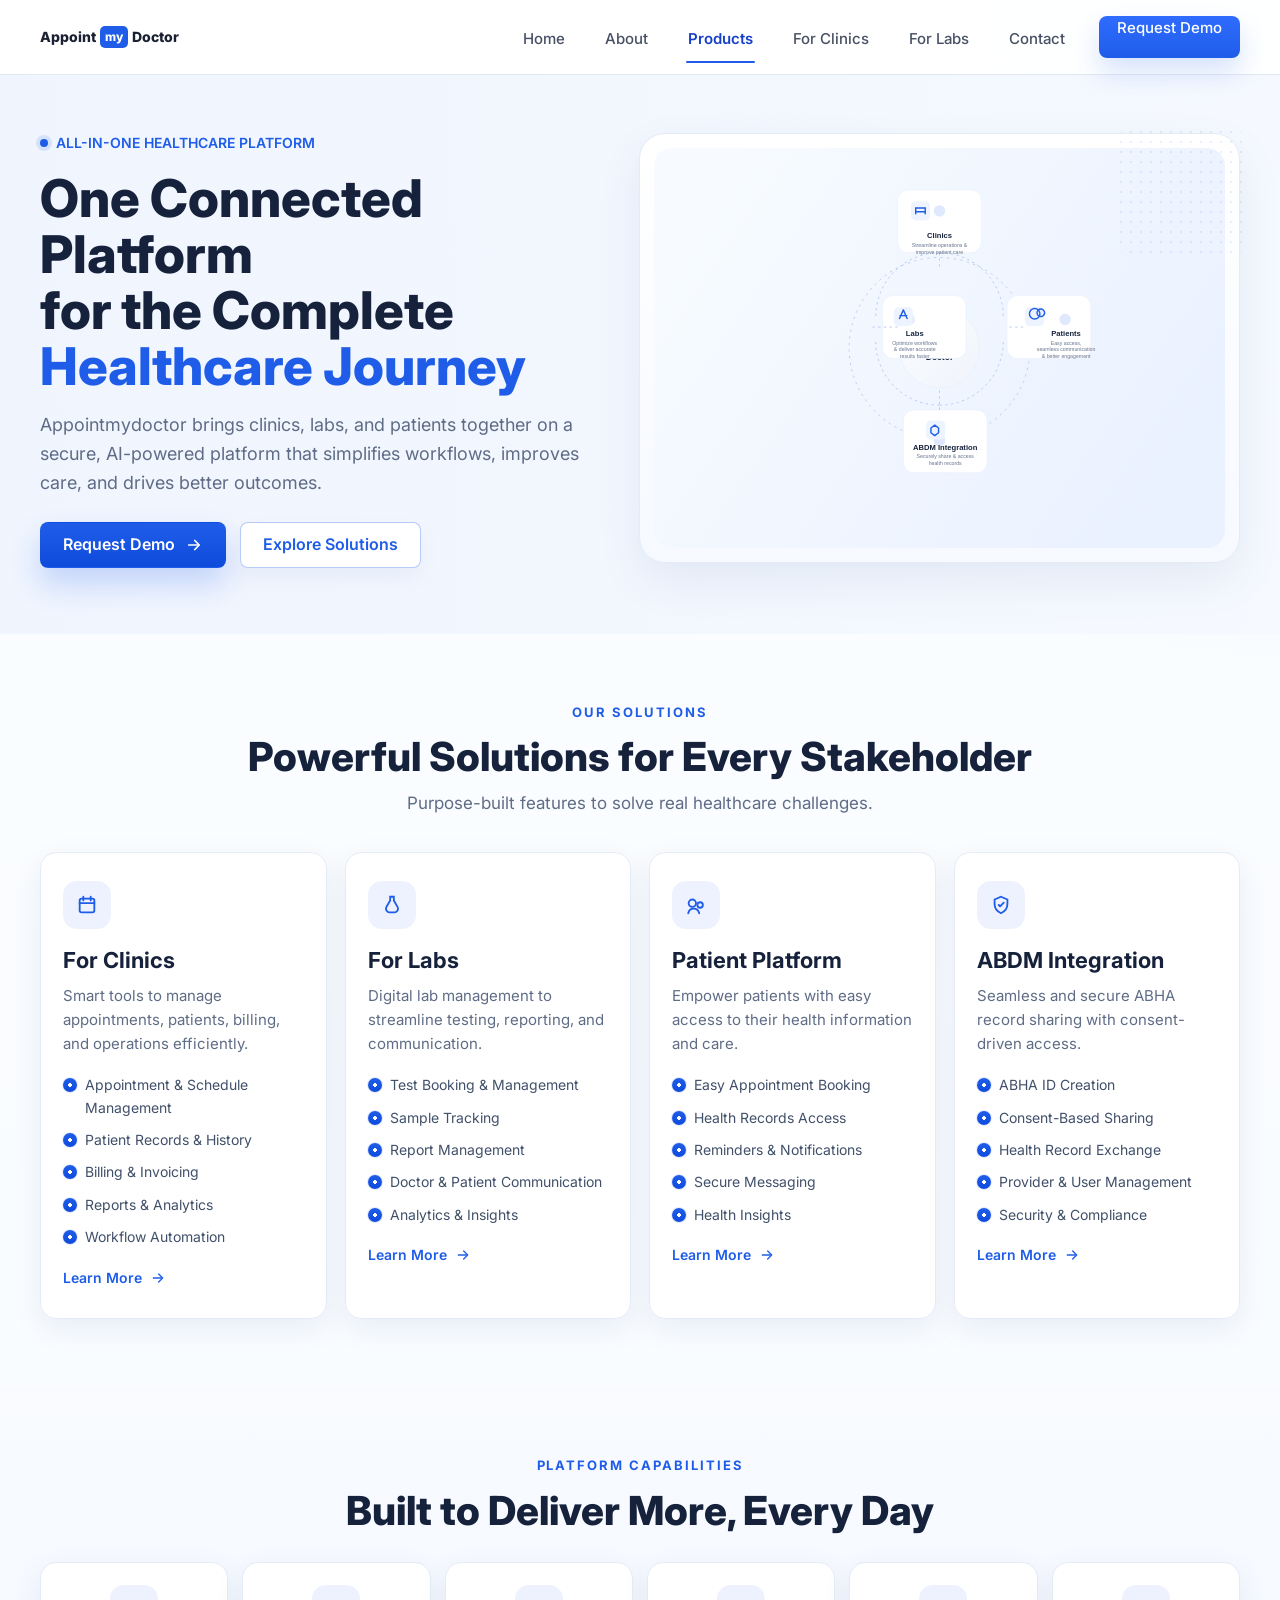
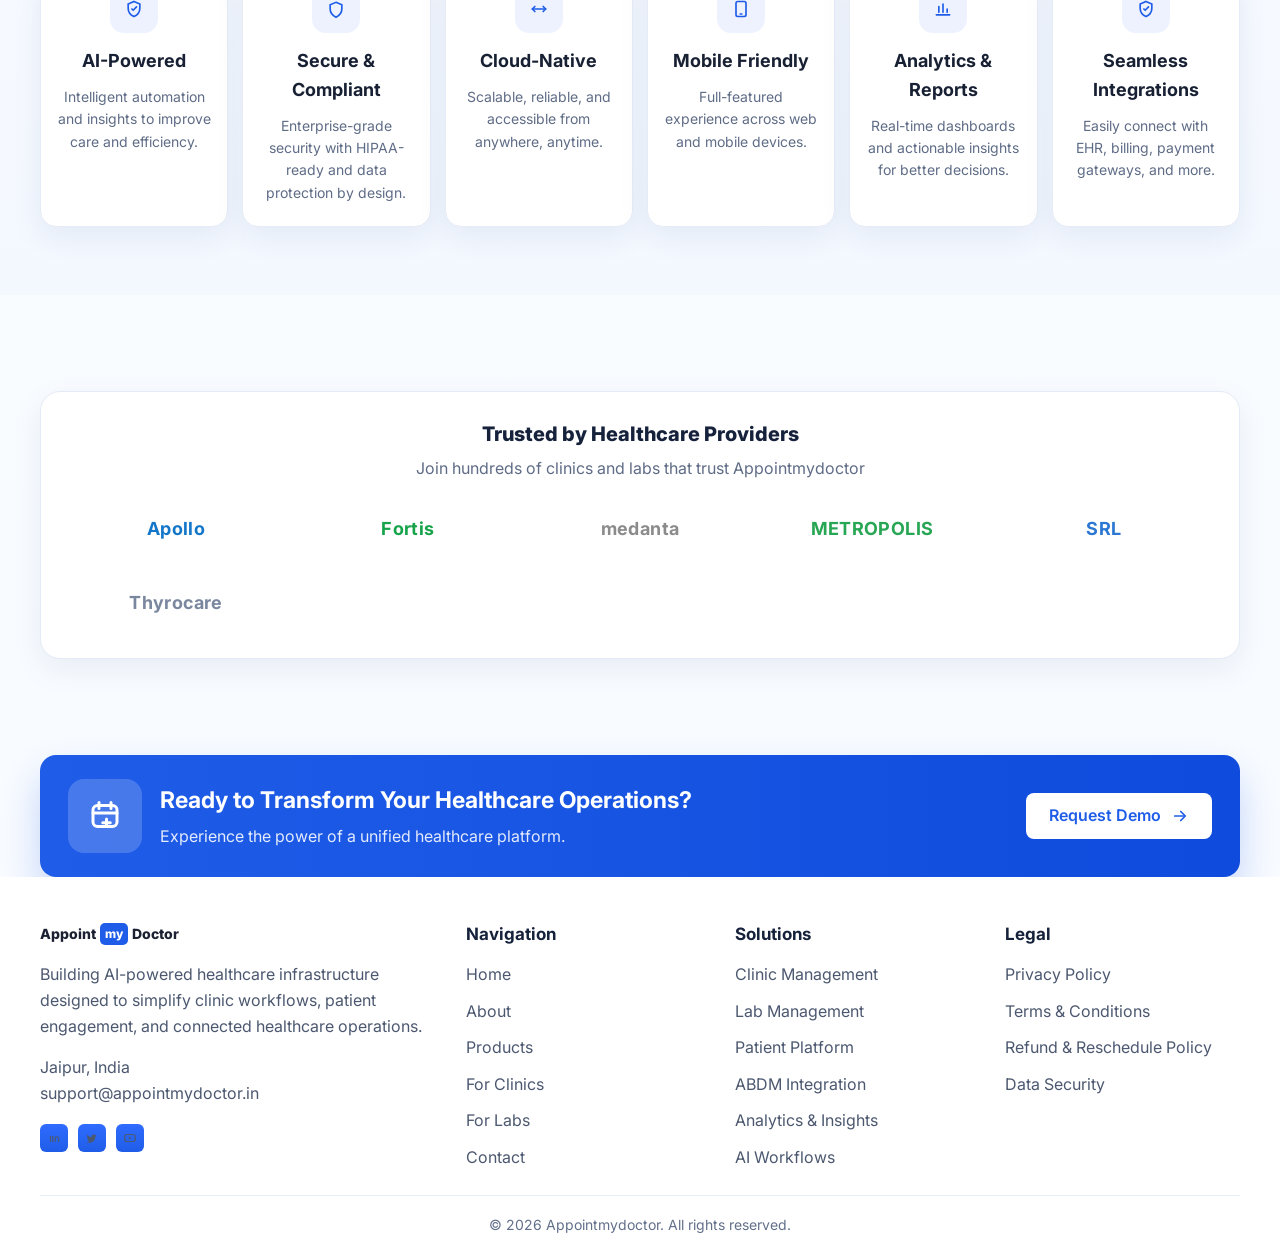
<file: products.html>
<!doctype html>
<html lang="en">
  <head>
    <meta charset="utf-8" />
    <meta name="viewport" content="width=device-width, initial-scale=1" />
    <title>Appointmydoctor - Products</title>
    <link rel="stylesheet" href="./styles.css" />
    <script defer src="./app.js"></script>
  </head>
  <body data-page="products">
    <header class="site-header">
      <div class="container nav-wrap">
        <a class="brand" href="./index.html" aria-label="Appointmydoctor home">
          <span>Appoint</span><span class="chip">my</span><span>Doctor</span>
        </a>
        <button class="nav-toggle" type="button" data-nav-toggle aria-expanded="false" aria-controls="primary-nav" aria-label="Toggle navigation">
          <span></span>
          <span></span>
          <span></span>
        </button>
        <nav class="nav" id="primary-nav" aria-label="Primary">
          <a data-nav="home" href="./index.html">Home</a>
          <a data-nav="about" href="./about.html">About</a>
          <a data-nav="products" href="./products.html">Products</a>
          <a data-nav="clinics" href="./for-clinics.html">For Clinics</a>
          <a data-nav="labs" href="./for-labs.html">For Labs</a>
          <a data-nav="contact" href="./contact.html">Contact</a>
          <a class="nav-cta" href="./contact.html">Request Demo</a>
        </nav>
        <div class="nav-overlay" data-nav-overlay></div>
      </div>
    </header>

    <main>
      <section class="hero-band">
        <div class="container hero-grid">
          <div class="page-head">
            <div class="eyebrow">ALL-IN-ONE HEALTHCARE PLATFORM</div>
            <h1 class="hero-title medium stacked">
              One Connected Platform
              <span>for the Complete</span>
              <span class="accent">Healthcare Journey</span>
            </h1>
            <p class="hero-copy">
              Appointmydoctor brings clinics, labs, and patients together on a secure, AI-powered platform that simplifies workflows, improves care, and drives better outcomes.
            </p>
            <div class="hero-actions">
              <a class="btn primary" href="./contact.html">
                Request Demo
                <svg width="18" height="18" viewBox="0 0 24 24" fill="none" aria-hidden="true">
                  <path d="M5 12h12" stroke="currentColor" stroke-width="2.3" stroke-linecap="round"/>
                  <path d="M13 6l6 6-6 6" stroke="currentColor" stroke-width="2.3" stroke-linecap="round" stroke-linejoin="round"/>
                </svg>
              </a>
              <a class="btn secondary" href="#solutions">Explore Solutions</a>
            </div>
          </div>

          <div class="hero-figure">
            <div class="diagram-card">
              <img src="./assets/products-hero.svg" alt="Healthcare ecosystem diagram connecting clinics, labs, patients and ABDM" />
            </div>
            <div class="dot-grid" aria-hidden="true"></div>
          </div>
        </div>
      </section>

      <section class="section" id="solutions">
        <div class="container">
          <p class="section-label">OUR SOLUTIONS</p>
          <h2 class="section-title">Powerful Solutions for Every Stakeholder</h2>
          <p class="section-subtitle">Purpose-built features to solve real healthcare challenges.</p>

          <div class="feature-grid">
            <article class="feature-card solution-card">
              <div class="feature-icon">
                <svg width="22" height="22" viewBox="0 0 24 24" fill="none" aria-hidden="true">
                  <rect x="4" y="5" width="16" height="15" rx="2" stroke="currentColor" stroke-width="2"/>
                  <path d="M8 3v4M16 3v4M4 10h16" stroke="currentColor" stroke-width="2" stroke-linecap="round"/>
                </svg>
              </div>
              <h3>For Clinics</h3>
              <p>Smart tools to manage appointments, patients, billing, and operations efficiently.</p>
              <ul>
                <li>Appointment &amp; Schedule Management</li>
                <li>Patient Records &amp; History</li>
                <li>Billing &amp; Invoicing</li>
                <li>Reports &amp; Analytics</li>
                <li>Workflow Automation</li>
              </ul>
              <a class="card-link solution-meta" href="./for-clinics.html">Learn More
                <svg width="16" height="16" viewBox="0 0 24 24" fill="none" aria-hidden="true">
                  <path d="M5 12h12" stroke="currentColor" stroke-width="2" stroke-linecap="round"/>
                  <path d="M13 6l6 6-6 6" stroke="currentColor" stroke-width="2" stroke-linecap="round" stroke-linejoin="round"/>
                </svg>
              </a>
            </article>

            <article class="feature-card solution-card">
              <div class="feature-icon">
                <svg width="22" height="22" viewBox="0 0 24 24" fill="none" aria-hidden="true">
                  <path d="M10 3h4v4l4 7a4 4 0 0 1-4 6h-4a4 4 0 0 1-4-6l4-7V3Z" stroke="currentColor" stroke-width="2"/>
                </svg>
              </div>
              <h3>For Labs</h3>
              <p>Digital lab management to streamline testing, reporting, and communication.</p>
              <ul>
                <li>Test Booking &amp; Management</li>
                <li>Sample Tracking</li>
                <li>Report Management</li>
                <li>Doctor &amp; Patient Communication</li>
                <li>Analytics &amp; Insights</li>
              </ul>
              <a class="card-link solution-meta" href="./for-labs.html">Learn More
                <svg width="16" height="16" viewBox="0 0 24 24" fill="none" aria-hidden="true">
                  <path d="M5 12h12" stroke="currentColor" stroke-width="2" stroke-linecap="round"/>
                  <path d="M13 6l6 6-6 6" stroke="currentColor" stroke-width="2" stroke-linecap="round" stroke-linejoin="round"/>
                </svg>
              </a>
            </article>

            <article class="feature-card solution-card">
              <div class="feature-icon">
                <svg width="22" height="22" viewBox="0 0 24 24" fill="none" aria-hidden="true">
                  <path d="M8 14a4 4 0 1 1 0-8 4 4 0 0 1 0 8Z" stroke="currentColor" stroke-width="2"/>
                  <path d="M16.5 15a3 3 0 1 0 0-6 3 3 0 0 0 0 6Z" stroke="currentColor" stroke-width="2"/>
                  <path d="M3.5 21c.8-3.5 3.2-5 6-5s5.2 1.5 6 5" stroke="currentColor" stroke-width="2" stroke-linecap="round"/>
                </svg>
              </div>
              <h3>Patient Platform</h3>
              <p>Empower patients with easy access to their health information and care.</p>
              <ul>
                <li>Easy Appointment Booking</li>
                <li>Health Records Access</li>
                <li>Reminders &amp; Notifications</li>
                <li>Secure Messaging</li>
                <li>Health Insights</li>
              </ul>
              <a class="card-link solution-meta" href="./contact.html">Learn More
                <svg width="16" height="16" viewBox="0 0 24 24" fill="none" aria-hidden="true">
                  <path d="M5 12h12" stroke="currentColor" stroke-width="2" stroke-linecap="round"/>
                  <path d="M13 6l6 6-6 6" stroke="currentColor" stroke-width="2" stroke-linecap="round" stroke-linejoin="round"/>
                </svg>
              </a>
            </article>

            <article class="feature-card solution-card">
              <div class="feature-icon">
                <svg width="22" height="22" viewBox="0 0 24 24" fill="none" aria-hidden="true">
                  <path d="M12 3l7 3v5c0 4.5-3 8.2-7 10-4-1.8-7-5.5-7-10V6l7-3Z" stroke="currentColor" stroke-width="2"/>
                  <path d="M9.5 12 11 13.5 15 9.5" stroke="currentColor" stroke-width="2" stroke-linecap="round" stroke-linejoin="round"/>
                </svg>
              </div>
              <h3>ABDM Integration</h3>
              <p>Seamless and secure ABHA record sharing with consent-driven access.</p>
              <ul>
                <li>ABHA ID Creation</li>
                <li>Consent-Based Sharing</li>
                <li>Health Record Exchange</li>
                <li>Provider &amp; User Management</li>
                <li>Security &amp; Compliance</li>
              </ul>
              <a class="card-link solution-meta" href="./contact.html">Learn More
                <svg width="16" height="16" viewBox="0 0 24 24" fill="none" aria-hidden="true">
                  <path d="M5 12h12" stroke="currentColor" stroke-width="2" stroke-linecap="round"/>
                  <path d="M13 6l6 6-6 6" stroke="currentColor" stroke-width="2" stroke-linecap="round" stroke-linejoin="round"/>
                </svg>
              </a>
            </article>
          </div>
        </div>
      </section>

      <section class="section soft">
        <div class="container">
          <p class="section-label">PLATFORM CAPABILITIES</p>
          <h2 class="section-title">Built to Deliver More, Every Day</h2>
          <div class="capability-grid">
            <article class="capability-card">
              <div class="feature-icon">
                <svg width="20" height="20" viewBox="0 0 24 24" fill="none" aria-hidden="true">
                  <path d="M12 3l7 3v5c0 4.5-3 8.2-7 10-4-1.8-7-5.5-7-10V6l7-3Z" stroke="currentColor" stroke-width="2"/>
                  <path d="M9.5 12 11 13.5 15 9.5" stroke="currentColor" stroke-width="2" stroke-linecap="round" stroke-linejoin="round"/>
                </svg>
              </div>
              <h3>AI-Powered</h3>
              <p>Intelligent automation and insights to improve care and efficiency.</p>
            </article>
            <article class="capability-card">
              <div class="feature-icon">
                <svg width="20" height="20" viewBox="0 0 24 24" fill="none" aria-hidden="true">
                  <path d="M12 4l7 3v5c0 4.5-2.7 7.8-7 10-4.3-2.2-7-5.5-7-10V7l7-3Z" stroke="currentColor" stroke-width="2"/>
                </svg>
              </div>
              <h3>Secure &amp; Compliant</h3>
              <p>Enterprise-grade security with HIPAA-ready and data protection by design.</p>
            </article>
            <article class="capability-card">
              <div class="feature-icon">
                <svg width="20" height="20" viewBox="0 0 24 24" fill="none" aria-hidden="true">
                  <path d="M4 12h16" stroke="currentColor" stroke-width="2" stroke-linecap="round"/>
                  <path d="M7 9l-3 3 3 3" stroke="currentColor" stroke-width="2" stroke-linecap="round" stroke-linejoin="round"/>
                  <path d="M17 9l3 3-3 3" stroke="currentColor" stroke-width="2" stroke-linecap="round" stroke-linejoin="round"/>
                </svg>
              </div>
              <h3>Cloud-Native</h3>
              <p>Scalable, reliable, and accessible from anywhere, anytime.</p>
            </article>
            <article class="capability-card">
              <div class="feature-icon">
                <svg width="20" height="20" viewBox="0 0 24 24" fill="none" aria-hidden="true">
                  <rect x="6" y="3" width="12" height="18" rx="2" stroke="currentColor" stroke-width="2"/>
                  <path d="M11 18h2" stroke="currentColor" stroke-width="2" stroke-linecap="round"/>
                </svg>
              </div>
              <h3>Mobile Friendly</h3>
              <p>Full-featured experience across web and mobile devices.</p>
            </article>
            <article class="capability-card">
              <div class="feature-icon">
                <svg width="20" height="20" viewBox="0 0 24 24" fill="none" aria-hidden="true">
                  <path d="M4 19h16" stroke="currentColor" stroke-width="2" stroke-linecap="round"/>
                  <path d="M7 16V9M12 16V6M17 16v-4" stroke="currentColor" stroke-width="2" stroke-linecap="round"/>
                </svg>
              </div>
              <h3>Analytics &amp; Reports</h3>
              <p>Real-time dashboards and actionable insights for better decisions.</p>
            </article>
            <article class="capability-card">
              <div class="feature-icon">
                <svg width="20" height="20" viewBox="0 0 24 24" fill="none" aria-hidden="true">
                  <path d="M12 3l7 3v5c0 4.5-3 8.2-7 10-4-1.8-7-5.5-7-10V6l7-3Z" stroke="currentColor" stroke-width="2"/>
                  <path d="M9.5 12 11 13.5 15 9.5" stroke="currentColor" stroke-width="2" stroke-linecap="round" stroke-linejoin="round"/>
                </svg>
              </div>
              <h3>Seamless Integrations</h3>
              <p>Easily connect with EHR, billing, payment gateways, and more.</p>
            </article>
          </div>
        </div>
      </section>

      <section class="section">
        <div class="container">
          <div class="logo-strip">
            <h3 class="trust-title">Trusted by Healthcare Providers</h3>
            <p>Join hundreds of clinics and labs that trust Appointmydoctor</p>
            <div class="logo-row">
              <div class="logo apollo">Apollo</div>
              <div class="logo fortis">Fortis</div>
              <div class="logo medanta">medanta</div>
              <div class="logo metro">METROPOLIS</div>
              <div class="logo srl">SRL</div>
              <div class="logo">Thyrocare</div>
            </div>
          </div>
        </div>
      </section>

      <section class="cta-band">
        <div class="container">
          <div class="cta-panel compact">
            <div class="cta-icon">
              <svg width="36" height="36" viewBox="0 0 24 24" fill="none" aria-hidden="true">
                <rect x="4" y="5" width="16" height="14" rx="3" stroke="currentColor" stroke-width="2"/>
                <path d="M8 3v4M16 3v4M4 10h16" stroke="currentColor" stroke-width="2" stroke-linecap="round"/>
                <path d="M13 14v5M10.5 16.5h5" stroke="currentColor" stroke-width="2" stroke-linecap="round"/>
              </svg>
            </div>
            <div>
              <h3>Ready to Transform Your Healthcare Operations?</h3>
              <p>Experience the power of a unified healthcare platform.</p>
            </div>
            <a class="btn light" href="./contact.html">
              Request Demo
              <svg width="18" height="18" viewBox="0 0 24 24" fill="none" aria-hidden="true">
                <path d="M5 12h12" stroke="currentColor" stroke-width="2.3" stroke-linecap="round"/>
                <path d="M13 6l6 6-6 6" stroke="currentColor" stroke-width="2.3" stroke-linecap="round" stroke-linejoin="round"/>
              </svg>
            </a>
          </div>
        </div>
      </section>
    </main>

    <footer class="footer">
      <div class="container footer-grid">
        <div>
          <div class="footer-brand"><span>Appoint</span><span class="chip">my</span><span>Doctor</span></div>
          <p>Building AI-powered healthcare infrastructure designed to simplify clinic workflows, patient engagement, and connected healthcare operations.</p>
          <p>Jaipur, India<br />support@appointmydoctor.in</p>
          <div class="social-row">
            <a class="social" href="#" aria-label="LinkedIn">
              <svg width="14" height="14" viewBox="0 0 24 24" fill="none" aria-hidden="true">
                <path d="M6 9v9" stroke="currentColor" stroke-width="2" stroke-linecap="round"/>
                <path d="M10 18V9" stroke="currentColor" stroke-width="2" stroke-linecap="round"/>
                <path d="M14 18v-5c0-2 1-3 3-3s3 1 3 3v5" stroke="currentColor" stroke-width="2" stroke-linecap="round"/>
              </svg>
            </a>
            <a class="social" href="#" aria-label="Twitter">
              <svg width="14" height="14" viewBox="0 0 24 24" fill="none" aria-hidden="true">
                <path d="M20 7.5c-.7.3-1.4.5-2.1.6.8-.5 1.2-1.2 1.5-2.1-.8.5-1.6.8-2.5 1-1.5-1.6-4.2-1.2-5.3.8-.5.8-.6 1.8-.4 2.7-3-.1-5.6-1.6-7.3-4-.9 1.6-.4 3.6 1.1 4.7-.6 0-1.1-.2-1.6-.4 0 1.7 1.1 3.2 2.7 3.6-.5.1-1 .1-1.6 0 .5 1.5 1.9 2.6 3.5 2.6-1.6 1.3-3.6 1.9-5.7 1.7 1.6 1 3.5 1.6 5.5 1.6 6.6 0 10.3-5.6 10.1-10.7.7-.5 1.2-1.1 1.6-1.8Z" fill="currentColor"/>
              </svg>
            </a>
            <a class="social" href="#" aria-label="YouTube">
              <svg width="14" height="14" viewBox="0 0 24 24" fill="none" aria-hidden="true">
                <rect x="3" y="6" width="18" height="12" rx="4" stroke="currentColor" stroke-width="2"/>
                <path d="M10 9.5 15 12l-5 2.5v-5Z" fill="currentColor"/>
              </svg>
            </a>
          </div>
        </div>
        <div>
          <h4>Navigation</h4>
          <div class="footer-links">
            <a href="./index.html">Home</a>
            <a href="./about.html">About</a>
            <a href="./products.html">Products</a>
            <a href="./for-clinics.html">For Clinics</a>
            <a href="./for-labs.html">For Labs</a>
            <a href="./contact.html">Contact</a>
          </div>
        </div>
        <div>
          <h4>Solutions</h4>
          <div class="footer-links">
            <a href="./for-clinics.html">Clinic Management</a>
            <a href="./for-labs.html">Lab Management</a>
            <a href="./products.html">Patient Platform</a>
            <a href="./products.html">ABDM Integration</a>
            <a href="./products.html">Analytics &amp; Insights</a>
            <a href="./products.html">AI Workflows</a>
          </div>
        </div>
        <div>
          <h4>Legal</h4>
          <div class="footer-links">
            <a href="#">Privacy Policy</a>
            <a href="#">Terms &amp; Conditions</a>
            <a href="#">Refund &amp; Reschedule Policy</a>
            <a href="#">Data Security</a>
          </div>
        </div>
      </div>
      <div class="container">
        <hr />
        <div class="copyright">© <span data-year></span> Appointmydoctor. All rights reserved.</div>
      </div>
    </footer>
  </body>
</html>
</file>
<file: styles.css>
@import url("https://fonts.googleapis.com/css2?family=Inter:wght@400;500;600;700;800&display=swap");

:root {
  --bg: #f8fbff;
  --surface: #ffffff;
  --surface-2: #f5f8ff;
  --line: #e4ebf7;
  --line-2: #d9e4f6;
  --text: #182033;
  --muted: #5f6c86;
  --blue: #1f5de8;
  --blue-2: #2f6cff;
  --blue-3: #0f4bdc;
  --navy: #16223b;
  --shadow: 0 18px 46px rgba(26, 59, 128, 0.08);
  --shadow-2: 0 10px 30px rgba(26, 59, 128, 0.08);
  --radius: 18px;
}

* {
  box-sizing: border-box;
}

html {
  scroll-behavior: smooth;
}

body {
  margin: 0;
  background:
    radial-gradient(circle at top right, rgba(31, 93, 232, 0.06), transparent 22%),
    linear-gradient(180deg, #fbfdff 0%, #f8fbff 100%);
  color: var(--text);
  font-family: "Inter", "Segoe UI", sans-serif;
  line-height: 1.6;
}

img {
  display: block;
  max-width: 100%;
}

a {
  color: inherit;
  text-decoration: none;
}

button,
input,
select,
textarea {
  font: inherit;
}

.container {
  width: min(1200px, calc(100% - 48px));
  margin: 0 auto;
}

.site-header {
  position: sticky;
  top: 0;
  z-index: 60;
  background: rgba(255, 255, 255, 0.92);
  border-bottom: 1px solid rgba(224, 231, 243, 0.9);
  backdrop-filter: blur(16px);
}

.nav-wrap {
  min-height: 74px;
  display: flex;
  align-items: center;
  justify-content: space-between;
  gap: 28px;
}

.nav-toggle {
  display: none;
  width: 44px;
  height: 44px;
  border: 1px solid #e3eaf6;
  border-radius: 12px;
  background: #fff;
  color: var(--navy);
  align-items: center;
  justify-content: center;
  flex-direction: column;
  gap: 4px;
  cursor: pointer;
  box-shadow: 0 8px 18px rgba(26, 59, 128, 0.04);
}

.nav-overlay {
  display: none;
}

.nav-toggle span {
  width: 18px;
  height: 2px;
  border-radius: 999px;
  background: currentColor;
  transition: transform 0.2s ease, opacity 0.2s ease;
}

.nav-toggle.is-open span:nth-child(1) {
  transform: translateY(6px) rotate(45deg);
}

.nav-toggle.is-open span:nth-child(2) {
  opacity: 0;
}

.nav-toggle.is-open span:nth-child(3) {
  transform: translateY(-6px) rotate(-45deg);
}

.brand,
.footer-brand {
  display: inline-flex;
  align-items: center;
  gap: 4px;
  white-space: nowrap;
  font-size: 14px;
  font-weight: 800;
  color: #1b2132;
}

.brand .chip,
.footer-brand .chip {
  display: inline-flex;
  align-items: center;
  justify-content: center;
  min-width: 22px;
  height: 22px;
  padding: 0 5px;
  border-radius: 5px;
  background: var(--blue);
  color: #fff;
  font-size: 12px;
  line-height: 1;
}

.nav {
  display: flex;
  align-items: center;
  gap: 8px;
  flex-wrap: wrap;
}

.nav a {
  position: relative;
  padding: 25px 16px 22px;
  color: #475065;
  font-size: 15px;
  font-weight: 500;
}

.nav a.active {
  color: #1640ca;
  font-weight: 600;
}

.nav a.active::after {
  content: "";
  position: absolute;
  left: 14px;
  right: 14px;
  bottom: 10px;
  height: 2px;
  border-radius: 999px;
  background: var(--blue);
}

.nav .nav-cta {
  margin-left: 10px;
  min-height: 42px;
  padding: 0 18px;
  border-radius: 8px;
  background: linear-gradient(180deg, #2f6cff 0%, #1f5de8 100%);
  color: #fff;
  box-shadow: 0 14px 28px rgba(31, 93, 232, 0.18);
  border-bottom: 0;
}

.nav .nav-cta::after {
  display: none;
}

.hero-band {
  padding: 54px 0 66px;
  background:
    linear-gradient(90deg, rgba(31, 93, 232, 0.04), rgba(31, 93, 232, 0.01)),
    linear-gradient(180deg, rgba(248, 251, 255, 0.96), rgba(248, 251, 255, 0.98));
}

.hero-band.tight {
  padding: 46px 0 52px;
}

.hero-grid {
  display: grid;
  grid-template-columns: 1fr 1.08fr;
  gap: 42px;
  align-items: center;
}

.eyebrow {
  display: inline-flex;
  align-items: center;
  gap: 8px;
  color: var(--blue);
  font-size: 14px;
  font-weight: 600;
  white-space: nowrap;
}

.eyebrow::before {
  content: "";
  width: 8px;
  height: 8px;
  border-radius: 999px;
  background: var(--blue);
  box-shadow: 0 0 0 4px rgba(31, 93, 232, 0.12);
}

.hero-title {
  margin: 16px 0 16px;
  color: var(--navy);
  font-size: 58px;
  line-height: 1.08;
  letter-spacing: 0;
  font-weight: 800;
}

.hero-title.stacked span {
  display: block;
}

.hero-title .accent {
  display: block;
  color: var(--blue);
}

.hero-title.medium {
  font-size: 52px;
}

.hero-copy {
  margin: 0 0 24px;
  max-width: 620px;
  color: var(--muted);
  font-size: 18px;
}

.hero-actions {
  display: flex;
  align-items: center;
  gap: 14px;
  flex-wrap: wrap;
}

.btn {
  display: inline-flex;
  align-items: center;
  justify-content: center;
  gap: 10px;
  min-height: 46px;
  padding: 0 22px;
  border-radius: 8px;
  border: 1px solid transparent;
  font-weight: 600;
  cursor: pointer;
  transition: transform 0.18s ease, box-shadow 0.18s ease, background 0.18s ease;
}

.btn:hover {
  transform: translateY(-1px);
}

.btn.primary {
  background: linear-gradient(180deg, var(--blue) 0%, var(--blue-3) 100%);
  color: #fff;
  box-shadow: 0 16px 30px rgba(31, 93, 232, 0.22);
}

.btn.secondary {
  background: #fff;
  color: var(--blue);
  border-color: rgba(31, 93, 232, 0.32);
  box-shadow: 0 10px 22px rgba(26, 59, 128, 0.05);
}

.btn.light {
  background: #fff;
  color: var(--blue);
}

.btn.link {
  background: transparent;
  color: var(--blue);
  padding-inline: 0;
  min-height: auto;
}

.hero-tiles {
  display: flex;
  gap: 12px;
  flex-wrap: wrap;
  margin-top: 26px;
}

.hero-tile {
  display: inline-flex;
  align-items: center;
  gap: 8px;
  min-height: 38px;
  padding: 0 14px;
  border: 1px solid rgba(31, 93, 232, 0.12);
  border-radius: 10px;
  background: rgba(255, 255, 255, 0.88);
  color: #33415c;
  font-size: 14px;
  box-shadow: 0 8px 18px rgba(26, 59, 128, 0.04);
}

.hero-tile svg {
  color: var(--blue);
}

.hero-visual {
  position: relative;
  min-height: 430px;
}

.hero-card {
  position: relative;
  padding: 10px;
  background: linear-gradient(180deg, rgba(247, 250, 255, 0.98), rgba(238, 244, 255, 0.96));
  border: 1px solid #e3ebf8;
  border-radius: 24px;
  box-shadow: var(--shadow);
  overflow: hidden;
}

.diagram-card {
  position: relative;
  padding: 14px;
  border-radius: 26px;
  background: linear-gradient(180deg, rgba(255, 255, 255, 0.98), rgba(246, 249, 255, 0.98));
  border: 1px solid #e4ebf7;
  box-shadow: var(--shadow);
  overflow: hidden;
}

.diagram-card img {
  border-radius: 18px;
}

.hero-card::after {
  content: "";
  position: absolute;
  inset: 0;
  border-radius: 24px;
  background:
    radial-gradient(circle at top right, rgba(31, 93, 232, 0.10), transparent 20%),
    radial-gradient(circle at left center, rgba(31, 93, 232, 0.08), transparent 24%);
  pointer-events: none;
}

.hero-card img {
  border-radius: 16px;
}

.overlay-card {
  position: absolute;
  min-width: 150px;
  padding: 12px 14px;
  border-radius: 14px;
  background: rgba(255, 255, 255, 0.96);
  border: 1px solid rgba(222, 230, 245, 0.95);
  box-shadow: 0 18px 40px rgba(28, 59, 126, 0.1);
  backdrop-filter: blur(8px);
}

.overlay-card h4,
.overlay-card p {
  margin: 0;
}

.overlay-card .label {
  color: #76839b;
  font-size: 12px;
}

.overlay-card .value {
  margin-top: 2px;
  color: var(--navy);
  font-size: 22px;
  line-height: 1;
  font-weight: 800;
}

.overlay-card .sub {
  margin-top: 4px;
  color: #2ecc71;
  font-size: 12px;
  font-weight: 600;
}

.overlay-card.top {
  top: 10px;
  left: 18px;
}

.overlay-card.mid {
  left: -8px;
  bottom: 98px;
  min-width: 170px;
}

.overlay-card.bottom {
  right: 14px;
  bottom: 12px;
  min-width: 180px;
}

.overlay-wave {
  position: absolute;
  right: 36px;
  top: 58px;
  width: 150px;
  height: 92px;
  border-radius: 18px;
  border: 1px dashed rgba(31, 93, 232, 0.14);
}

.overlay-wave::before {
  content: "";
  position: absolute;
  inset: 0;
  background:
    radial-gradient(circle at 20% 40%, rgba(31, 93, 232, 0.08), transparent 14%),
    radial-gradient(circle at 70% 35%, rgba(31, 93, 232, 0.10), transparent 12%);
  border-radius: 18px;
}

.badge-strip {
  display: flex;
  gap: 12px;
  flex-wrap: wrap;
  margin-top: 24px;
}

.capability-grid {
  display: grid;
  grid-template-columns: repeat(6, minmax(0, 1fr));
  gap: 14px;
  margin-top: 28px;
}

.capability-card {
  padding: 22px 16px;
  border: 1px solid #e5ebf7;
  border-radius: 16px;
  background: #fff;
  box-shadow: var(--shadow-2);
  text-align: center;
}

.capability-card .feature-icon {
  margin: 0 auto 14px;
}

.capability-card h3 {
  margin: 0 0 10px;
  font-size: 18px;
}

.capability-card p {
  margin: 0;
  color: var(--muted);
  font-size: 14px;
}

.solution-card {
  min-height: 430px;
}

.solution-card ul {
  margin: 18px 0 0;
  padding: 0;
  list-style: none;
  display: grid;
  gap: 10px;
}

.solution-card li {
  display: flex;
  align-items: flex-start;
  gap: 8px;
  color: #41506a;
  font-size: 14px;
}

.solution-card li::before {
  content: "";
  width: 14px;
  height: 14px;
  margin-top: 4px;
  flex: 0 0 14px;
  border-radius: 50%;
  background:
    radial-gradient(circle at center, #fff 0 2px, transparent 2px),
    linear-gradient(180deg, var(--blue) 0%, var(--blue-3) 100%);
  box-shadow: 0 0 0 1px rgba(31, 93, 232, 0.12);
}

.solution-meta {
  margin-top: 18px;
}

.trust-title {
  text-align: center;
  color: var(--navy);
  font-size: 22px;
  font-weight: 800;
}

.cta-panel.compact {
  grid-template-columns: 74px 1fr auto;
}

.cta-panel.compact .cta-icon {
  width: 74px;
  height: 74px;
}

.cta-panel.compact h3 {
  font-size: 23px;
}

.hero-stack {
  display: grid;
  gap: 12px;
}

.hero-stat {
  position: absolute;
  min-width: 136px;
  padding: 12px 14px;
  border-radius: 14px;
  background: rgba(255, 255, 255, 0.96);
  border: 1px solid #e4ebf7;
  box-shadow: 0 18px 40px rgba(28, 59, 126, 0.1);
}

.hero-stat h4,
.hero-stat p {
  margin: 0;
}

.hero-stat .label {
  color: #74829d;
  font-size: 12px;
}

.hero-stat .value {
  color: var(--navy);
  font-size: 24px;
  line-height: 1;
  font-weight: 800;
  margin-top: 2px;
}

.hero-stat .sub {
  margin-top: 4px;
  color: #2ecc71;
  font-size: 12px;
  font-weight: 600;
}

.hero-stat.top-left {
  top: 18px;
  left: 14px;
}

.hero-stat.mid-left {
  top: 132px;
  left: 14px;
}

.hero-stat.bottom-left {
  bottom: 18px;
  left: 14px;
}

.hero-figure {
  position: relative;
}

.dot-grid {
  position: absolute;
  right: -6px;
  top: -6px;
  width: 130px;
  height: 130px;
  background:
    radial-gradient(circle, rgba(31, 93, 232, 0.16) 0 1.3px, transparent 1.4px) 0 0 / 10px 10px;
  border-radius: 18px;
  opacity: 0.65;
  pointer-events: none;
}

.blue-panel {
  padding: 18px 22px;
  border-radius: 18px;
  color: #fff;
  background: linear-gradient(90deg, #1f5de8 0%, #0d45d5 100%);
  box-shadow: 0 20px 38px rgba(31, 93, 232, 0.24);
}

.blue-panel h3 {
  margin: 0 0 8px;
  font-size: 28px;
}

.blue-panel p {
  margin: 0;
  color: rgba(255, 255, 255, 0.9);
}

.mini-cap-row {
  display: grid;
  grid-template-columns: repeat(4, minmax(0, 1fr));
  gap: 0;
  margin-top: 20px;
  border-top: 1px solid #e8edf6;
  border-left: 1px solid #e8edf6;
  border-radius: 14px;
  overflow: hidden;
}

.mini-cap {
  padding: 18px 18px 14px;
  text-align: center;
  background: #fff;
  border-right: 1px solid #e8edf6;
  border-bottom: 1px solid #e8edf6;
}

.mini-cap .feature-icon {
  margin: 0 auto 10px;
  width: 38px;
  height: 38px;
  border-radius: 12px;
}

.mini-cap h4 {
  margin: 0 0 6px;
  font-size: 15px;
  color: var(--navy);
}

.mini-cap p {
  margin: 0;
  color: var(--muted);
  font-size: 13px;
}

.badge {
  display: inline-flex;
  align-items: center;
  gap: 8px;
  min-height: 38px;
  padding: 0 14px;
  border-radius: 999px;
  border: 1px solid #e5edf8;
  background: #fff;
  color: #4c5b77;
  font-size: 13px;
  box-shadow: 0 10px 22px rgba(26, 59, 128, 0.04);
}

.badge svg {
  color: var(--blue);
}

.section {
  padding: 68px 0;
}

.section.soft {
  background: linear-gradient(180deg, rgba(248, 250, 255, 0.85), rgba(242, 247, 255, 0.82));
}

.section-label {
  margin: 0 0 12px;
  color: var(--blue);
  text-align: center;
  font-size: 13px;
  font-weight: 700;
  letter-spacing: 0.15em;
  text-transform: uppercase;
}

.section-title {
  margin: 0;
  text-align: center;
  color: var(--navy);
  font-size: 40px;
  line-height: 1.15;
  letter-spacing: 0;
  font-weight: 800;
}

.section-subtitle {
  margin: 10px auto 0;
  max-width: 820px;
  text-align: center;
  color: var(--muted);
  font-size: 17px;
}

.feature-grid {
  margin-top: 34px;
  display: grid;
  grid-template-columns: repeat(4, minmax(0, 1fr));
  gap: 18px;
}

.feature-grid.three {
  grid-template-columns: repeat(3, minmax(0, 1fr));
}

.feature-grid.four {
  grid-template-columns: repeat(4, minmax(0, 1fr));
}

.feature-card {
  background: rgba(255, 255, 255, 0.96);
  border: 1px solid #e5ebf7;
  border-radius: 16px;
  padding: 28px 22px;
  box-shadow: var(--shadow-2);
}

.feature-icon {
  width: 48px;
  height: 48px;
  display: grid;
  place-items: center;
  border-radius: 14px;
  background: rgba(31, 93, 232, 0.08);
  color: var(--blue);
  margin-bottom: 18px;
}

.feature-card h3 {
  margin: 0 0 10px;
  color: var(--navy);
  font-size: 22px;
  line-height: 1.26;
}

.feature-card p {
  margin: 0;
  color: var(--muted);
  font-size: 15px;
}

.card-link {
  display: inline-flex;
  align-items: center;
  gap: 8px;
  margin-top: 18px;
  color: var(--blue);
  font-size: 14px;
  font-weight: 600;
}

.feature-card.small h3 {
  font-size: 18px;
}

.feature-card.compact {
  padding: 22px;
}

.feature-card.center {
  text-align: center;
}

.feature-card.center .feature-icon {
  margin-inline: auto;
}

.feature-card.note {
  background: #fff;
}

.two-col {
  display: grid;
  grid-template-columns: 1fr 1.02fr;
  gap: 34px;
  align-items: center;
}

.split {
  display: grid;
  grid-template-columns: 1fr 1fr;
  gap: 34px;
  align-items: center;
}

.split.center {
  align-items: center;
}

.content-block h2 {
  margin: 0 0 12px;
  color: var(--navy);
  font-size: 32px;
  line-height: 1.14;
  font-weight: 800;
}

.content-block h3 {
  margin: 0 0 10px;
  color: var(--navy);
  font-size: 20px;
}

.content-block p {
  margin: 0 0 14px;
  color: var(--muted);
}

.mini-list {
  display: grid;
  gap: 14px;
  margin-top: 20px;
}

.stack-list {
  display: grid;
  gap: 14px;
  margin-top: 20px;
}

.stack-item {
  display: grid;
  grid-template-columns: 52px 1fr;
  gap: 14px;
  align-items: center;
  padding: 16px 18px;
  border: 1px solid #e5ebf7;
  border-radius: 16px;
  background: #fff;
  box-shadow: var(--shadow-2);
}

.stack-item h4 {
  margin: 0 0 4px;
  color: var(--navy);
  font-size: 16px;
}

.stack-item p {
  margin: 0;
  color: var(--muted);
  font-size: 14px;
}

.benefit-grid {
  display: grid;
  grid-template-columns: repeat(2, minmax(0, 1fr));
  gap: 16px;
  margin-top: 22px;
}

.benefit-item {
  padding-right: 8px;
}

.benefit-item .mini-icon {
  width: 38px;
  height: 38px;
  border-radius: 11px;
}

.benefit-item h4 {
  font-size: 15px;
}

.benefit-item p {
  font-size: 13px;
}

.mini-item {
  display: grid;
  grid-template-columns: 44px 1fr;
  gap: 14px;
  align-items: start;
}

.mini-icon {
  width: 44px;
  height: 44px;
  display: grid;
  place-items: center;
  border-radius: 12px;
  background: rgba(31, 93, 232, 0.08);
  color: var(--blue);
}

.mini-item h4 {
  margin: 0 0 4px;
  color: var(--navy);
  font-size: 16px;
}

.mini-item p {
  margin: 0;
  color: var(--muted);
  font-size: 14px;
}

.dashboard-card,
.photo-card {
  position: relative;
  padding: 12px;
  border-radius: 24px;
  background: linear-gradient(180deg, rgba(255, 255, 255, 0.98), rgba(246, 249, 255, 0.98));
  border: 1px solid #e4ebf7;
  box-shadow: var(--shadow);
}

.content-art {
  position: relative;
  padding: 12px;
  border-radius: 24px;
  background: linear-gradient(180deg, rgba(255, 255, 255, 0.98), rgba(246, 249, 255, 0.98));
  border: 1px solid #e4ebf7;
  box-shadow: var(--shadow);
}

.content-art img {
  border-radius: 18px;
}

.dashboard-card img,
.photo-card img {
  border-radius: 18px;
}

.logo-strip {
  margin-top: 28px;
  padding: 26px 28px;
  border-radius: 20px;
  background: #fff;
  border: 1px solid #e4ebf7;
  box-shadow: var(--shadow-2);
}

.logo-strip h3 {
  margin: 0;
  text-align: center;
  color: var(--navy);
  font-size: 20px;
}

.logo-strip p {
  margin: 6px 0 20px;
  text-align: center;
  color: var(--muted);
}

.logo-row {
  display: grid;
  grid-template-columns: repeat(5, minmax(0, 1fr));
  gap: 18px;
  align-items: center;
}

.trusted-title {
  text-align: center;
  color: var(--navy);
  font-size: 19px;
  font-weight: 700;
}

.logo {
  display: grid;
  place-items: center;
  min-height: 56px;
  color: #7a879f;
  font-size: 18px;
  font-weight: 700;
  letter-spacing: 0.02em;
}

.logo.apollo {
  color: #1376c8;
}

.logo.fortis {
  color: #16a34a;
}

.logo.medanta {
  color: #8b8b8b;
}

.logo.metro {
  color: #27a653;
}

.logo.srl {
  color: #2b77d1;
}

.cta-band {
  padding: 28px 0 0;
}

.cta-panel {
  display: grid;
  grid-template-columns: 74px 1fr auto;
  gap: 18px;
  align-items: center;
  padding: 24px 28px;
  border-radius: 16px;
  background: linear-gradient(90deg, #1f5de8 0%, #0f4bdc 100%);
  color: #fff;
  box-shadow: 0 20px 38px rgba(31, 93, 232, 0.24);
}

.cta-panel h3 {
  margin: 0 0 6px;
  font-size: 24px;
}

.cta-panel p {
  margin: 0;
  color: rgba(255, 255, 255, 0.88);
}

.cta-icon {
  width: 74px;
  height: 74px;
  border-radius: 16px;
  background: rgba(255, 255, 255, 0.18);
  display: grid;
  place-items: center;
  color: #fff;
}

.cta-panel .btn.light {
  min-width: 152px;
  box-shadow: none;
}

.footer {
  padding: 44px 0 22px;
  background: #fff;
}

.footer-grid {
  display: grid;
  grid-template-columns: 1.2fr 0.72fr 0.72fr 0.72fr;
  gap: 34px;
}

.footer h4 {
  margin: 0 0 14px;
  color: var(--navy);
  font-size: 17px;
}

.footer p,
.footer a {
  color: #4c5870;
}

.footer-links {
  display: grid;
  gap: 11px;
}

.social-row {
  display: flex;
  gap: 10px;
  margin-top: 18px;
}

.social {
  width: 28px;
  height: 28px;
  border-radius: 6px;
  background: linear-gradient(180deg, #2f6cff 0%, #1f5de8 100%);
  color: #fff;
  display: grid;
  place-items: center;
}

.social svg {
  display: block;
}

.footer hr {
  margin: 24px 0 18px;
  border: 0;
  border-top: 1px solid #e8edf6;
}

.copyright {
  text-align: center;
  color: #62708a;
  font-size: 14px;
}

.page-head {
  text-align: left;
}

.page-head.center {
  text-align: center;
}

.page-head .hero-copy {
  margin-inline: auto;
}

.about-stats {
  display: grid;
  grid-template-columns: repeat(3, minmax(0, 1fr));
  gap: 22px;
  margin-top: 30px;
}

.stat {
  display: grid;
  grid-template-columns: 38px 1fr;
  gap: 12px;
  align-items: center;
  padding-right: 18px;
  border-right: 1px solid #dce5f4;
}

.about-stats .stat:last-child {
  border-right: 0;
}

.stat-icon {
  width: 38px;
  height: 38px;
  display: grid;
  place-items: center;
  color: var(--blue);
}

.stat strong {
  display: block;
  color: var(--navy);
  font-size: 23px;
  line-height: 1.05;
}

.stat span {
  color: var(--muted);
  font-size: 14px;
}

.values-label {
  margin-top: 2px;
  margin-bottom: 0;
}

.problem-strip {
  display: grid;
  grid-template-columns: repeat(3, minmax(0, 1fr));
  gap: 0;
  margin-top: 30px;
  overflow: hidden;
  border-radius: 14px;
  background: #fff;
  box-shadow: var(--shadow-2);
}

.problem-item {
  padding: 24px 22px;
}

.problem-item + .problem-item {
  border-left: 1px solid #e4ebf7;
}

.problem-item .problem-icon {
  width: 52px;
  height: 52px;
  border-radius: 14px;
  background: linear-gradient(180deg, var(--blue) 0%, var(--blue-3) 100%);
  color: #fff;
  display: grid;
  place-items: center;
  margin-bottom: 12px;
}

.problem-item h3 {
  margin: 0 0 8px;
  color: var(--blue);
  font-size: 17px;
}

.founder-grid {
  display: grid;
  grid-template-columns: repeat(3, minmax(0, 1fr));
  gap: 18px;
  margin-top: 30px;
}

.founder-card {
  display: grid;
  grid-template-columns: 88px 1fr;
  gap: 18px;
  align-items: start;
  padding: 18px;
  border-radius: 14px;
  background: #fff;
  border: 1px solid #e4ebf7;
  box-shadow: var(--shadow-2);
}

.founder-photo {
  width: 88px;
  height: 88px;
  border-radius: 50%;
  background: linear-gradient(180deg, #fff 0%, #e9f1ff 100%);
  overflow: hidden;
  border: 1px solid #e1e9f7;
}

.founder-photo img {
  width: 100%;
  height: 100%;
  object-fit: cover;
}

.founder-card h3 {
  margin: 0 0 4px;
  color: var(--navy);
  font-size: 18px;
}

.founder-role {
  color: var(--blue);
  font-size: 14px;
  font-weight: 600;
}

.founder-card p {
  margin: 10px 0 12px;
  color: var(--muted);
  font-size: 14px;
}

.founder-card a {
  color: var(--blue);
  font-size: 14px;
  font-weight: 600;
}

.contact-grid {
  display: grid;
  grid-template-columns: 1fr 1fr;
  gap: 34px;
  align-items: start;
}

.contact-panel {
  padding: 32px;
  border-radius: 18px;
  background: #fff;
  border: 1px solid #e4ebf7;
  box-shadow: var(--shadow);
}

.contact-panel.purple {
  color: #fff;
  border-color: transparent;
  background: linear-gradient(180deg, #205de8 0%, #0d45d5 100%);
}

.contact-panel h2 {
  margin: 0 0 16px;
  color: inherit;
  font-size: 30px;
  line-height: 1.16;
}

.contact-panel p {
  color: inherit;
  opacity: 0.92;
}

.contact-form {
  display: grid;
  gap: 16px;
}

.form-row {
  display: grid;
  grid-template-columns: 1fr 1fr;
  gap: 16px;
}

.contact-form input,
.contact-form select,
.contact-form textarea {
  width: 100%;
  min-height: 50px;
  padding: 14px 16px;
  border-radius: 12px;
  border: 1px solid #dde6f3;
  background: #fff;
  color: var(--text);
  outline: none;
}

.contact-form textarea {
  min-height: 150px;
  resize: vertical;
}

.contact-form input:focus,
.contact-form select:focus,
.contact-form textarea:focus {
  border-color: rgba(31, 93, 232, 0.68);
  box-shadow: 0 0 0 4px rgba(31, 93, 232, 0.12);
}

.contact-panel.purple .info-stack {
  display: grid;
  gap: 14px;
  margin-top: 28px;
}

.info-card {
  display: grid;
  grid-template-columns: 52px 1fr;
  gap: 14px;
  align-items: center;
  padding: 16px;
  border-radius: 16px;
  background: rgba(255, 255, 255, 0.12);
}

.info-card .mini-icon {
  background: #fff;
}

.info-card h4,
.info-card p {
  margin: 0;
}

.info-card p {
  font-size: 14px;
  color: rgba(255, 255, 255, 0.9);
}

.tabs {
  display: inline-flex;
  gap: 8px;
  padding: 8px;
  border-radius: 16px;
  border: 1px solid #e0e8f6;
  background: rgba(255, 255, 255, 0.92);
  box-shadow: var(--shadow-2);
}

.tabs button {
  min-width: 290px;
  min-height: 46px;
  padding: 0 18px;
  border: 0;
  border-radius: 12px;
  background: transparent;
  color: #4e5a70;
  font-weight: 600;
  cursor: pointer;
}

.tabs button.active {
  background: linear-gradient(180deg, var(--blue) 0%, var(--blue-3) 100%);
  color: #fff;
}

.tab-panels {
  margin-top: 32px;
}

.tab-panel {
  display: none;
}

.tab-panel.active {
  display: block;
}

.spaced-top {
  margin-top: 28px;
}

.muted-band {
  background: linear-gradient(180deg, rgba(240, 244, 255, 0.75), rgba(248, 251, 255, 0.75));
}

.section-heading {
  margin-bottom: 30px;
  text-align: center;
}

.section-heading h2 {
  margin: 0 0 10px;
  color: var(--navy);
  font-size: 34px;
  line-height: 1.15;
  font-weight: 800;
}

.section-heading p {
  margin: 0 auto;
  max-width: 800px;
  color: var(--muted);
  font-size: 17px;
}

.page-note {
  margin-top: 8px;
  color: var(--muted);
  font-size: 14px;
}

.highlight-grid {
  display: grid;
  grid-template-columns: repeat(3, minmax(0, 1fr));
  gap: 18px;
  margin-top: 30px;
}

.highlight-card {
  padding: 24px 20px;
  border: 1px solid #e5ebf7;
  border-radius: 16px;
  background: #fff;
  text-align: center;
  box-shadow: var(--shadow-2);
}

.highlight-card h3 {
  margin: 0 0 6px;
  color: var(--blue);
  font-size: 28px;
  line-height: 1.06;
  font-weight: 800;
}

.highlight-card p {
  margin: 0;
  color: var(--muted);
}

.text-center {
  text-align: center;
}

.accent {
  color: var(--blue);
}

@media (max-width: 1120px) {
  .hero-grid,
  .two-col,
  .split,
  .contact-grid,
  .footer-grid,
  .founder-grid {
    grid-template-columns: 1fr;
  }

  .feature-grid,
  .feature-grid.three,
  .feature-grid.four,
  .capability-grid,
  .logo-row,
  .about-stats,
  .benefit-grid,
  .problem-strip,
  .form-row,
  .mini-cap-row {
    grid-template-columns: repeat(2, minmax(0, 1fr));
  }

  .cta-panel {
    grid-template-columns: 1fr;
    text-align: left;
  }

  .hero-title {
    font-size: 50px;
  }

  .hero-title.medium {
    font-size: 46px;
  }

  .tabs {
    display: grid;
    width: 100%;
  }

  .tabs button {
    min-width: 0;
  }

  .hero-stat,
  .overlay-card {
    position: static;
    margin-top: 12px;
  }

  .hero-figure {
    display: grid;
    gap: 12px;
  }
}

@media (max-width: 960px) {
  .nav-wrap {
    flex-wrap: wrap;
  }

  .nav-toggle {
    display: inline-flex;
    margin-left: auto;
  }

  .nav {
    display: none;
    position: static;
    width: 100%;
    max-height: none;
    overflow: visible;
    order: 3;
    margin-top: 10px;
    padding: 8px 0 14px;
    flex-direction: column;
    align-items: stretch;
    gap: 0;
    border-top: 1px solid #e8edf6;
    border-bottom: 1px solid #e8edf6;
    border-radius: 0;
    background: #fff;
    box-shadow: none;
    z-index: auto;
  }

  .nav.is-open {
    display: flex;
  }

  .nav a {
    width: 100%;
    padding: 20px 10px;
    border-bottom: 1px solid rgba(232, 237, 246, 0.8);
    font-size: 18px;
    border-radius: 0;
  }

  .nav a.active::after {
    display: block;
    left: 0;
    right: auto;
    bottom: 0;
    width: 100%;
  }

  .nav .nav-cta {
    order: 0;
    margin: 14px 0 0;
    width: 100%;
    border-bottom: 0;
    justify-content: center;
    padding-left: 18px;
    min-height: 54px;
    border-radius: 14px;
    font-size: 17px;
  }

  .nav-overlay {
    display: none;
  }

  .nav-overlay.is-open {
    display: none;
  }
}

@media (max-width: 760px) {
  .container {
    width: min(100% - 28px, 1200px);
  }

  .nav-wrap {
    align-items: center;
    padding: 10px 0;
  }

  .hero-band,
  .section {
    padding-top: 44px;
    padding-bottom: 44px;
  }

  .hero-title,
  .hero-title.medium {
    font-size: 36px;
  }

  .hero-copy,
  .section-subtitle {
    font-size: 16px;
  }

  .section-title {
    font-size: 28px;
  }

  .feature-grid,
  .feature-grid.three,
  .feature-grid.four,
  .capability-grid,
  .logo-row,
  .about-stats,
  .benefit-grid,
  .problem-strip,
  .form-row,
  .mini-cap-row {
    grid-template-columns: 1fr;
  }

  .cta-panel {
    padding: 20px;
  }

  .cta-panel h3 {
    font-size: 20px;
  }

  .founder-card {
    grid-template-columns: 1fr;
  }

  .social {
    width: 30px;
    height: 30px;
  }

  .footer .social {
    background: linear-gradient(180deg, #2f6cff 0%, #1f5de8 100%);
    color: #fff;
  }
}
</file>
